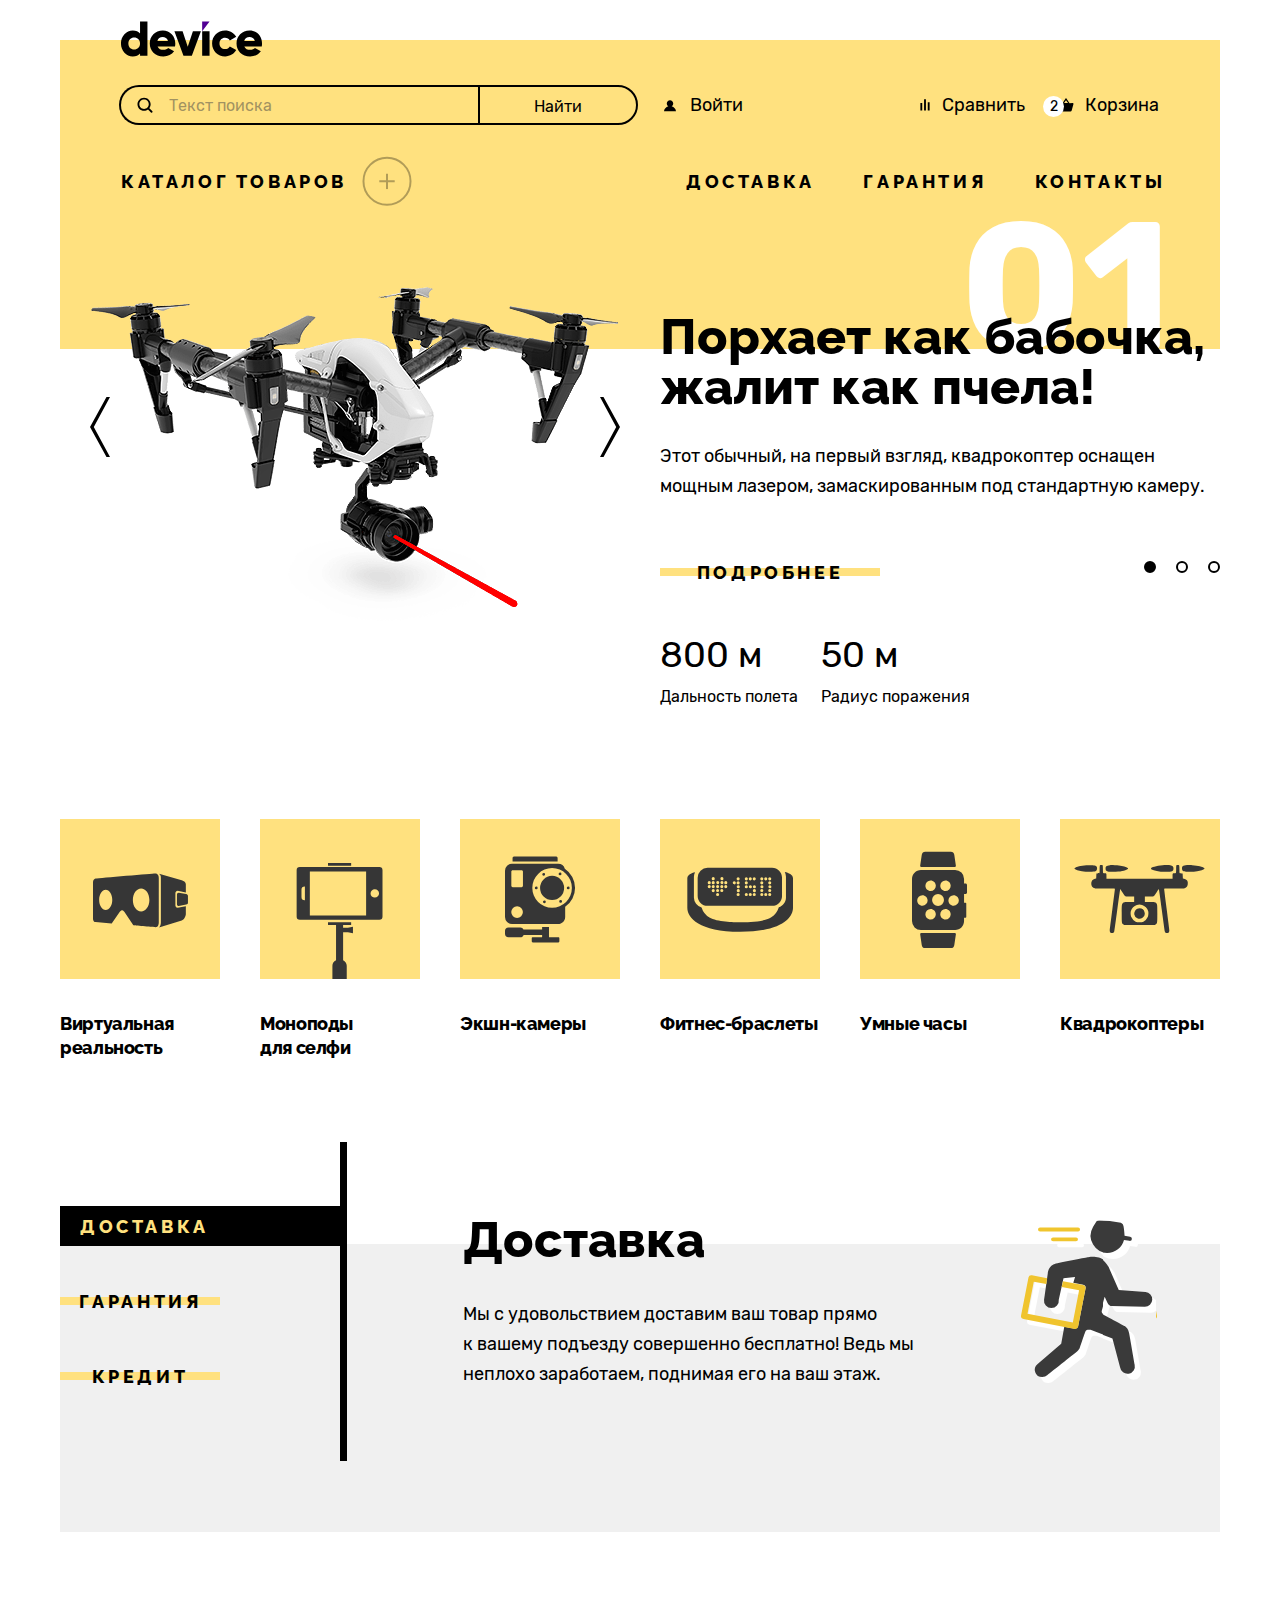
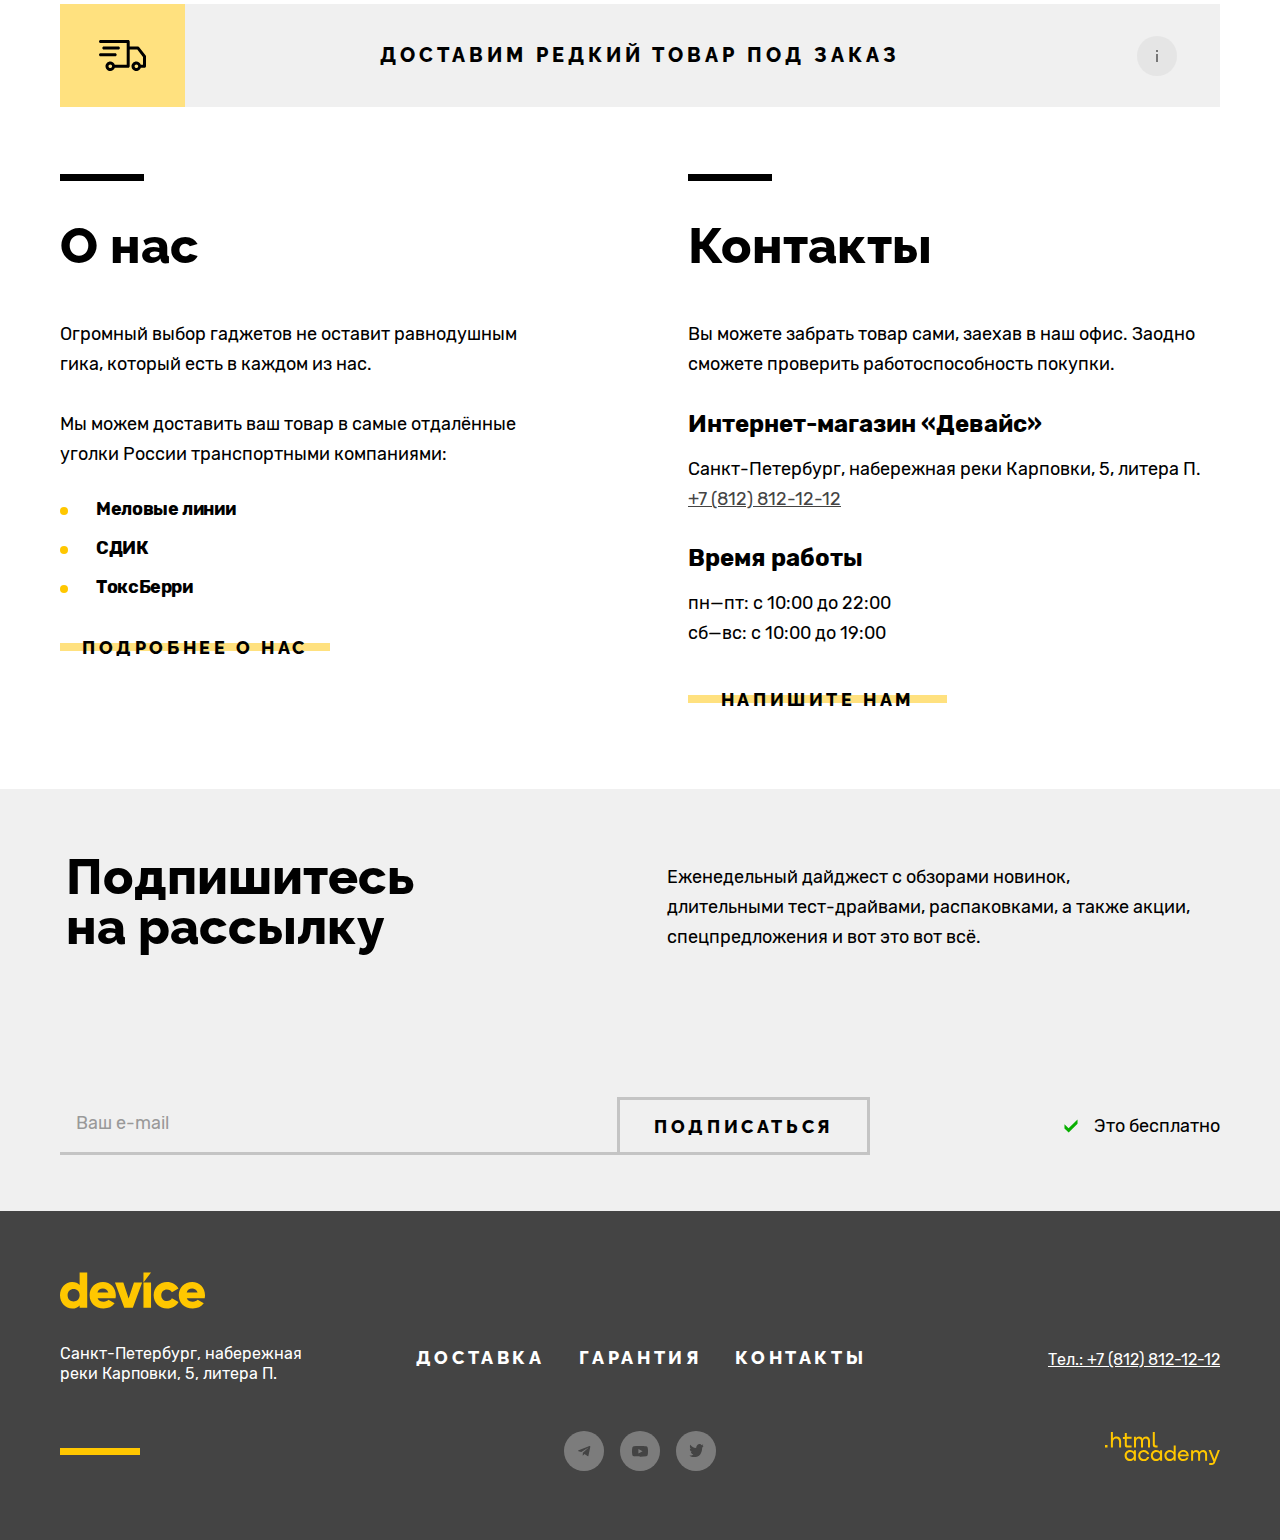
<file: index.html>
<!DOCTYPE html>
<html lang="ru">
<head>
  <meta charset="utf-8">
  <meta name="viewport" content="width=device-width, initial-scale=1.0">
  <link rel="icon" href="favicon.ico">
  <link rel="icon" type="image/png" sizes="32x32" href="images/favicon.png">
  <title>Девайс</title>
  <link href="styles/style.css" rel="stylesheet">
</head>
<body>
<header class="page-header">
  <div class="page-header-container main-page-header-container">
    <div class="header-logo-container">
      <a href="index.html" class="header-logo-link">
        <img class="header-logo-icon" alt="Логотип магазина продажи Девайс" src="images/header-logo.svg" height="36" width="145">
      </a>
    </div>
    <nav class="header-user-nav">
      <div class="header-pages-nav">
        <form class="header-search-container" method="post" action="https://echo.htmlacademy.ru/">
          <div class="search-input-container">
            <label for="header-search-field" class="visually-hidden">Поиск.</label>
            <input type="text" id="header-search-field" placeholder="Текст поиска" name="header-search-field"
                   class="header-search-input" required>
          </div>
          <button type="submit" class="header-search-button dark-button">Найти</button>
        </form>
        <div class="header-user-menu">
          <ul class="header-user-container">
            <li class="header-user-item">
              <a href="#" class="user-actions-link user-item-link">Войти</a>
            </li>
          </ul>
          <ul class="header-user-actions-container">
            <li class="header-user-actions-item">
              <a href="#" class="user-actions-link compare-link">Сравнить</a>
            </li>
            <li class="header-user-actions-item basket-item">
              <a href="#" class="user-actions-link basket-link">Корзина</a>
              <span class="basket-counter">2</span>
              <div class="popover-container popover-display-container">
                <ul class="popover-list">
                  <li class="popover-item">
                    <a href="#" class="popover-product-link popover-product-link-amateur">Любительская селфи-палка</a>
                    <button type="button" class="popover-delete-product-button">
                      <span class="visually-hidden">Удалить товар из корзины.</span>
                    </button>
                  </li>
                  <li class="popover-item">
                    <a href="#" class="popover-product-link popover-product-link-professional">Профессиональная селфи-палка</a>
                    <button type="button" class="popover-delete-product-button">
                      <span class="visually-hidden">Удалить товар из корзины.</span>
                    </button>
                  </li>
                </ul>
                <p class="popover-result-container">
                  <span class="popover-result-item">Товаров: 2</span>
                  <span class="popover-result-item">Сумма: 2000 ₽</span>
                </p>
                <div class="popover-button-container">
                  <a href="#" class="popover-open-basket-link">Открыть корзину</a>
                </div>
              </div>
            </li>
          </ul>
        </div>
      </div>
      <div class="header-pages-nav">
        <div class="main-catalog-container">
          <button class="catalog-link">Каталог товаров</button>
          <div class="catalog-menu-dropdown dropdown-display-container">
            <ul class="catalog-main-list">
              <li class="catalog-main-item">
                <ul class="catalog-sublist">
                  <li class="catalog-sublist-item">
                    <a href="#" class="catalog-sublist-link">Виртуальная реальность</a>
                  </li>
                  <li class="catalog-sublist-item">
                    <a href="#" class="catalog-sublist-link">Моноподы для cелфи</a>
                  </li>
                  <li class="catalog-sublist-item">
                    <a href="#" class="catalog-sublist-link">Экшн-камеры</a>
                  </li>
                </ul>
              </li>
              <li class="catalog-main-item">
                <ul class="catalog-sublist">
                  <li class="catalog-sublist-item">
                    <a href="#" class="catalog-sublist-link">Фитнес-браслеты</a>
                  </li>
                  <li class="catalog-sublist-item">
                    <a href="#" class="catalog-sublist-link">Умные часы</a>
                  </li>
                </ul>
              </li>
              <li class="catalog-main-item">
                <ul class="catalog-sublist">
                  <li class="catalog-sublist-item">
                    <a href="#" class="catalog-sublist-link">Квадрокоптеры</a>
                  </li>
                </ul>
              </li>
            </ul>
          </div>
        </div>
        <ul class="main-navigation-list">
          <li class="main-navigation-item">
            <a href="#" class="header-navigation-link">Доставка</a>
          </li>
          <li class="main-navigation-item">
            <a href="#" class="header-navigation-link">Гарантия</a>
          </li>
          <li class="main-navigation-item">
            <a href="#" class="header-navigation-link">Контакты</a>
          </li>
        </ul>
      </div>
    </nav>
  </div>
</header>
<main class="main-container">
  <h1 class="visually-hidden">Магазин гаджетов Device.</h1>
  <section class="main-slider-section">
    <h2 class="visually-hidden">Лучшие товары.</h2>
    <ul class="main-slider-container">
      <li class="main-slide-container active-slide">
        <img src="images/slider-1.png" class="slider-img" alt="Квадрокоптер современный навороченный, хит продаж." height="560"
             width="560">
        <div class="main-slide-description-container">
          <h3 class="main-slide-header slide-header-1">Порхает как бабочка,<br>жалит как пчела!</h3>
          <p class="main-slide-description">
            Этот обычный, на первый взгляд, квадрокоптер оснащен<br>мощным лазером, замаскированным под стандартную
            камеру.
          </p>
          <a href="#" class="button slide-more-link">Подробнее</a>
          <dl class="main-slide-features-container">
            <div class="main-slide-feature-item">
              <dt class="main-slide-feature-key">Дальность полета</dt>
              <dd class="main-slide-feature-value">800 м</dd>
            </div>
            <div class="main-slide-feature-item">
              <dt class="main-slide-feature-key">Радиус поражения</dt>
              <dd class="main-slide-feature-value">50 м</dd>
            </div>
          </dl>
        </div>
      </li>
      <li class="main-slide-container">
        <img src="images/slider-2.png" alt="Современный фитнес-браслет черного цвета - лучший друг худеющего." height="560" width="560">
        <div class="main-slide-description-container">
          <h3 class="main-slide-header">Худеем<br>правильно!</h3>
          <p class="main-slide-description">Мотивирующие фитнес-браслеты помогут найти в себе силы не пропускать занятия и соблюдать диету.</p>
          <a href="#" class="button slide-more-link">Подробнее</a>
          <dl class="main-slide-features-container">
            <div class="main-slide-feature-item">
              <dt class="main-slide-feature-key">Без подзарядки</dt>
              <dd class="main-slide-feature-value">48 часов</dd>
            </div>
          </dl>
        </div>
      </li>
      <li class="main-slide-container">
        <img src="images/slider-3.png" alt="Наикрутейший монопод длиной 8.5 метров, хит продаж." height="560" width="560">
        <div class="main-slide-description-container">
          <h3 class="main-slide-header">Делай селфи,<br>как Бен Стиллер!</h3>
          <p class="main-slide-description">Самая длинная палка для селфи доступна в нашем магазине. Восемь (Восемь, Карл!) метров длиной и весом всего 5 кг.</p>
          <a href="#" class="button slide-more-link">Подробнее</a>
          <dl class="main-slide-features-container">
            <div class="main-slide-feature-item">
              <dt class="main-slide-feature-key">Длина палки</dt>
              <dd class="main-slide-feature-value">8,5 м</dd>
            </div>
            <div class="main-slide-feature-item">
              <dt class="main-slide-feature-key">Вес палки</dt>
              <dd class="main-slide-feature-value">5 кг</dd>
            </div>
            <div class="main-slide-feature-item">
              <dt class="main-slide-feature-key">Материал</dt>
              <dd class="main-slide-feature-value">Карбон</dd>
            </div>
          </dl>
        </div>
      </li>
    </ul>
    <ul class="slider-buttons-container">
      <li class="slider-button-item">
        <button type="button" class="main-slider-button button-prev">
          <span class="visually-hidden">Предыдущее фото.</span>
        </button>
      </li>
      <li class="slider-button-item">
        <button type="button" class="main-slider-button button-next">
          <span class="visually-hidden">Следующее фото.</span>
        </button>
      </li>
    </ul>
    <ul class="main-slider-carousel-list">
      <li class="main-slider-carousel-item">
        <button class="main-slider-pagination-button slider-active-button" type="button">
          <span class="visually-hidden">Слайд 1.</span>
        </button>
      </li>
      <li class="main-slider-carousel-item">
        <button class="main-slider-pagination-button" type="button">
          <span class="visually-hidden">Слайд 2.</span>
        </button>
      </li>
      <li class="main-slider-carousel-item">
        <button class="main-slider-pagination-button" type="button">
          <span class="visually-hidden">Слайд 3.</span>
        </button>
      </li>
    </ul>
  </section>
  <section class="categories-list-container">
    <h2 class="visually-hidden">Категории товаров.</h2>
    <ul class="categories-list">
      <li class="categories-item">
        <a class="category-link category-link-vr" href="catalog.html">Виртуальная реальность</a>
      </li>
      <li class="categories-item">
        <a class="category-link category-link-mono" href="catalog.html">Моноподы<br>для селфи</a>
      </li>
      <li class="categories-item">
        <a class="category-link category-link-cam" href="catalog.html">Экшн-камеры</a>
      </li>
      <li class="categories-item">
        <a class="category-link category-link-fit" href="catalog.html">Фитнес-браслеты</a>
      </li>
      <li class="categories-item">
        <a class="category-link category-link-clock" href="catalog.html">Умные часы</a>
      </li>
      <li class="categories-item">
        <a class="category-link category-link-copter" href="catalog.html">Квадрокоптеры</a>
      </li>
    </ul>
  </section>
  <section class="terms-container">
    <h2 class="visually-hidden">Преимущества.</h2>
    <div class="terms-inner-container-item terms-container-item">
      <ul class="terms-list">
        <li class="terms-item">
          <button class="button terms-item-name active-term-button" type="button">Доставка</button>
        </li>
        <li class="terms-item">
          <button class="button terms-item-name" type="button">Гарантия</button>
        </li>
        <li class="terms-item">
          <button class="button terms-item-name" type="button">Кредит</button>
        </li>
      </ul>
      <ul class="terms-description-list">
        <li class="terms-description-container delivery-term active-term">
          <h3 class="term-header">Доставка</h3>
          <p class="term-description">Мы с удовольствием доставим ваш товар прямо<br>к вашему подъезду совершенно бесплатно! Ведь мы неплохо заработаем, поднимая его на ваш этаж.</p>
        </li>
        <li class="terms-description-container guarantee-term">
          <h3 class="term-header">Гарантия</h3>
          <p class="term-description">Если из-за возгорания купленного у нас товара у вас сгорит дом — не переживайте, мы выдадим вам новый. Товар, не дом, конечно же.</p>
        </li>
        <li class="terms-description-container credit-term">
          <h3 class="term-header">Кредит</h3>
          <p class="term-description">Залезть в долговую яму стало проще! Кредитные консультанты подберут для вас наиболее выгодные условия кредита. Выгодные для банка, разумеется.</p>
        </li>
      </ul>
    </div>
    <div class="rare-product-container">
      <a class="rare-product-link" href="#">Доставим редкий товар под заказ</a>
      <button class="rare-product-info" type="button">
        <span class="visually-hidden">Подробная информация о доставке редких товаров.</span>
      </button>
    </div>
  </section>
  <section class="about-company-container">
    <h2 class="visually-hidden">Информация о магазине.</h2>
    <div class="about-container">
      <h3 class="about-header">О нас</h3>
      <p class="about-description">Огромный выбор гаджетов не оставит равнодушным<br>гика, который есть в каждом из нас.</p>
      <p class="about-description">Мы можем доставить ваш товар в самые отдалённые<br>уголки России транспортными компаниями:</p>
      <ul class="transport-list">
        <li class="transport-item">Меловые линии</li>
        <li class="transport-item">СДИК</li>
        <li class="transport-item">ТоксБерри</li>
      </ul>
      <a href="#" class="button about-more-link">Подробнее о нас</a>
    </div>
    <div class="about-container">
      <h3 class="about-header">Контакты</h3>
      <p class="about-description">Вы можете забрать товар сами, заехав в наш офис. Заодно сможете проверить работоспособность покупки.</p>
      <h4 class="contacts-subheader">Интернет-магазин «Девайс»</h4>
      <address class="contacts-description">Санкт-Петербург, набережная реки Карповки, 5, литера П.<br>
        <a href="tel:+78128121212" class="about-phone">+7 (812) 812-12-12</a>
      </address>
      <h4 class="contacts-subheader">Время работы</h4>
      <p class="work-table">пн—пт: с 10:00 до 22:00<br>сб—вс: с 10:00 до 19:00</p>
      <a href="#" class="button contacts-request-link">Напишите нам</a>
    </div>
  </section>
  <section class="subscription-container">
    <div class="subscription-inner-container">
      <div class="subscription-text">
        <h3 class="subscription-header">Подпишитесь<br>на рассылку</h3>
        <p class="subscription-description">Еженедельный дайджест с обзорами новинок,<br>длительными тест-драйвами, распаковками, а также акции,<br>спецпредложения и вот это вот всё.</p>
      </div>
      <div class="subscription-form-container">
        <form class="subscription-form" method="post" action="https://echo.htmlacademy.ru/">
          <label for="subscription-field" class="visually-hidden">Ваш e-mail.</label>
          <input type="email" placeholder="Ваш e-mail" id="subscription-field" class="subscription-field" required>
          <button class="subscription-button dark-button" type="submit">Подписаться</button>
        </form>
        <span class="free-container">Это бесплатно</span>
      </div>
    </div>
  </section>
</main>
<footer class="footer-container">
  <div class="footer-inner-container">
    <div class="footer-logo-container">
      <a class="footer-logo-link" href="index.html">
        <img src="images/footer-logo.svg" alt="Логотип магазина." class="footer-logo" width="145" height="37">
      </a>
    </div>
    <div class="footer-info">
      <address class="footer-address">Санкт-Петербург, набережная<br>реки Карповки, 5, литера П.</address>
      <ul class="footer-nav-list">
        <li class="footer-nav-item">
          <a href="#" class="footer-nav-link">Доставка</a>
        </li>
        <li class="footer-nav-item">
          <a href="#" class="footer-nav-link">Гарантия</a>
        </li>
        <li class="footer-nav-item">
          <a href="#" class="footer-nav-link">Контакты</a>
        </li>
      </ul>
      <address class="footer-phone">
        <a class="footer-nav-phone" href="tel:+78128121212">Тел.: +7 (812) 812-12-12</a>
      </address>
    </div>
    <div class="footer-social-container">
      <ul class="social-list">
        <li class="social-item">
          <a class="social-button social-button-tg" href="https://t.me/htmlacademy" target="_blank">
            <span class="visually-hidden">Ссылка на телеграм-канал магазина.</span>
          </a>
        </li>
        <li class="social-item">
          <a class="social-button social-button-yt" href="https://www.youtube.com/user/htmlacademyru" target="_blank">
            <span class="visually-hidden">Ссылка на ютуб-канал магазина.</span>
          </a>
        </li>
        <li class="social-item">
          <a class="social-button social-button-tw" href="https://twitter.com/htmlacademy_ru" target="_blank">
            <span class="visually-hidden">Ссылка на твиттер магазина.</span>
          </a>
        </li>
      </ul>
      <div class="footer-developer-container">
        <a href="https://htmlacademy.ru/" class="footer-developer-link" target="_blank">
          <svg class="footer-logo-icon" role="img" width="115" height="33" aria-label="Логотип разработчика Сайта HTML Academy" fill="none" xmlns="http://www.w3.org/2000/svg" viewBox="0 0 115 33">
            <path d="M0 12.9v2.6h2.5v-2.6H0ZM11.6 4.5c-1.6 0-2.8.7-3.6 1.7h-.1V0h-2v15.5h2v-5.3c0-2.1 1.3-3.6 3.3-3.6 1.8 0 2.9 1.4 2.9 3.2v5.7h2V9.4c.1-3-1.8-4.9-4.5-4.9ZM26.6 4.8h-4.8V1.1h-2v3.8h-1.9v2h1.9v6c0 1.7 1 2.7 2.7 2.7h4.1v-2h-3.7c-.7 0-1.1-.4-1.1-1.1V6.8h4.8v-2ZM41.1 4.6c-1.6 0-2.9.8-3.5 2.1h-.1c-.6-1.2-1.8-2.1-3.4-2.1-1.4 0-2.5.8-3.1 1.8h-.1V4.8H29v10.6h2V10c0-2 1-3.5 2.6-3.5 1.5 0 2.4 1 2.4 2.6v6.3h2V9.8c0-2.4 1.4-3.3 2.6-3.3 1.5 0 2.4 1 2.4 2.6v6.3h2V8.9c.1-2.5-1.4-4.3-3.9-4.3ZM47.8 12.7c0 1.7 1 2.7 2.8 2.7h2v-2h-1.7c-.7 0-1.1-.4-1.1-1.1V0h-2v12.7ZM28.9 19.7c-.9-1.1-2.2-1.8-3.9-1.8-3.1 0-5.4 2.3-5.4 5.6s2.3 5.6 5.4 5.6c1.8 0 3-.8 3.8-1.9h.1v1.6h2V18.2h-2v1.5Zm-3.6 7.4c-2.2 0-3.6-1.6-3.6-3.6s1.4-3.6 3.6-3.6 3.6 1.6 3.6 3.6c0 1.9-1.4 3.6-3.6 3.6ZM44.2 22c-.5-2.4-2.6-4.1-5.4-4.1a5.4 5.4 0 0 0-5.6 5.6c0 3.1 2.2 5.6 5.6 5.6 2.8 0 4.9-1.8 5.4-4.2h-2.1a3.4 3.4 0 0 1-3.3 2.3c-2.2 0-3.6-1.6-3.6-3.6s1.4-3.6 3.6-3.6c1.6 0 2.8 1 3.3 2.2h2.1V22ZM55.1 19.7c-.9-1.1-2.2-1.8-3.9-1.8-3.1 0-5.4 2.3-5.4 5.6s2.3 5.6 5.4 5.6c1.8 0 3-.8 3.8-1.9h.1v1.6h2V18.2h-2v1.5Zm-3.6 7.4c-2.2 0-3.6-1.6-3.6-3.6s1.4-3.6 3.6-3.6 3.6 1.6 3.6 3.6c0 1.9-1.5 3.6-3.6 3.6ZM68.7 19.8c-.9-1.1-2.2-1.9-3.9-1.9-3.1 0-5.4 2.3-5.4 5.6s2.2 5.6 5.4 5.6c1.7 0 3-.8 3.8-1.8h.1v1.5h2V13.4h-2v6.4Zm-3.6 7.3c-2.2 0-3.6-1.6-3.6-3.6s1.4-3.6 3.6-3.6 3.6 1.6 3.6 3.6c-.1 2-1.5 3.6-3.6 3.6ZM78.3 17.9c-3.3 0-5.5 2.5-5.5 5.6 0 3 2.1 5.6 5.5 5.6 2.5 0 4.5-1.3 5.2-3.6h-2.1c-.5 1-1.6 1.6-3 1.6-1.9 0-3.3-1.3-3.4-2.9h8.8c.2-3.6-2-6.3-5.5-6.3Zm0 1.9c1.7 0 3 1 3.3 2.6h-6.5c.3-1.5 1.5-2.6 3.2-2.6ZM98.2 17.9c-1.6 0-2.9.8-3.6 2h-.1c-.6-1.2-1.8-2-3.4-2-1.4 0-2.5.7-3.1 1.8v-1.5h-1.9v10.6h2v-5.4c0-2 1-3.4 2.6-3.5 1.5 0 2.4 1 2.4 2.6v6.3h2v-5.6c0-2.4 1.4-3.3 2.6-3.3 1.5 0 2.4 1 2.4 2.6v6.3h2v-6.5c.1-2.6-1.4-4.4-3.9-4.4ZM109.4 27l-3.6-8.9h-2.2l4.8 11.6c-.3.9-.7 1.2-1.7 1.2h-2.5v2h2.5c1.8 0 2.8-.8 3.5-2.6l4.7-12.2h-2.1l-3.4 8.9Z"/>
          </svg>
        </a>
      </div>
    </div>
  </div>
</footer>
<section class="modal-container modal-container-close">
  <div class="modal">
    <form class="order-form" action="https://echo.htmlacademy.ru/" method="post">
      <h2 class="modal-title">Доставка под заказ</h2>
      <button class="modal-close-button" type="button">
        <span class="visually-hidden">Закрыть модальное окно.</span>
      </button>
      <div class="order-fields-container">
        <div class="order-field-container">
          <label for="order-field-name" class="order-field-label">Ваше имя:</label>
          <div class="order-input-container">
            <input type="text" id="order-field-name" class="order-field-input" placeholder="Введите имя" required>
          </div>
          <span class="order-field-message">Добавьте имя</span>
        </div>
        <div class="order-field-container">
          <label for="order-field-email" class="order-field-label">Ваш e-mail:</label>
          <div class="order-input-container">
            <input type="text" id="order-field-email" class="order-field-input order-feild-error order-field-email" placeholder="Введите email" value="почта" required>
          </div>
          <span class="order-field-message order-field-error-message">Забавный у вас адрес</span>
        </div>
      </div>
      <div class="order-fields-container">
        <div class="order-field-container">
          <label for="order-field-product" class="order-field-label">Что нужно привезти:</label>
          <div class="order-input-container">
            <input type="text" id="order-field-product" class="order-field-input order-field-input-product" placeholder="В свободной форме" required>
          </div>
        </div>
        <div class="order-field-container">
          <div class="counter-heading-container">
            <label for="order-field-counter" class="order-field-label">Количество:</label>
            <span class="tooltip">
              <button class="tooltip-toggle" type="button" aria-labelledby="tooltip-label">
                <span class="visually-hidden">Показать тултип.</span>
              </button>
              <span class="tooltip-text" role="tooltip" id="tooltip-label">Постараемся найти, сколько нужно. Привезём сколько получится по требованиям к провозу багажа.</span>
            </span>
          </div>
          <div class="order-counter-container">
            <button type="button" class="count-button button-minus">
              <span class="visually-hidden">Убавить количество.</span>
            </button>
            <div class="order-input-container">
              <input type="number" id="order-field-counter" class="order-field-input order-field-input-counter" value="1" required>
            </div>
            <button type="button" class="count-button button-plus">
              <span class="visually-hidden">Прибавить количество.</span>
            </button>
          </div>
        </div>
      </div>
      <button class="button" type="submit">Отправить</button>
    </form>
  </div>
</section>
</body>
</html>
</file>
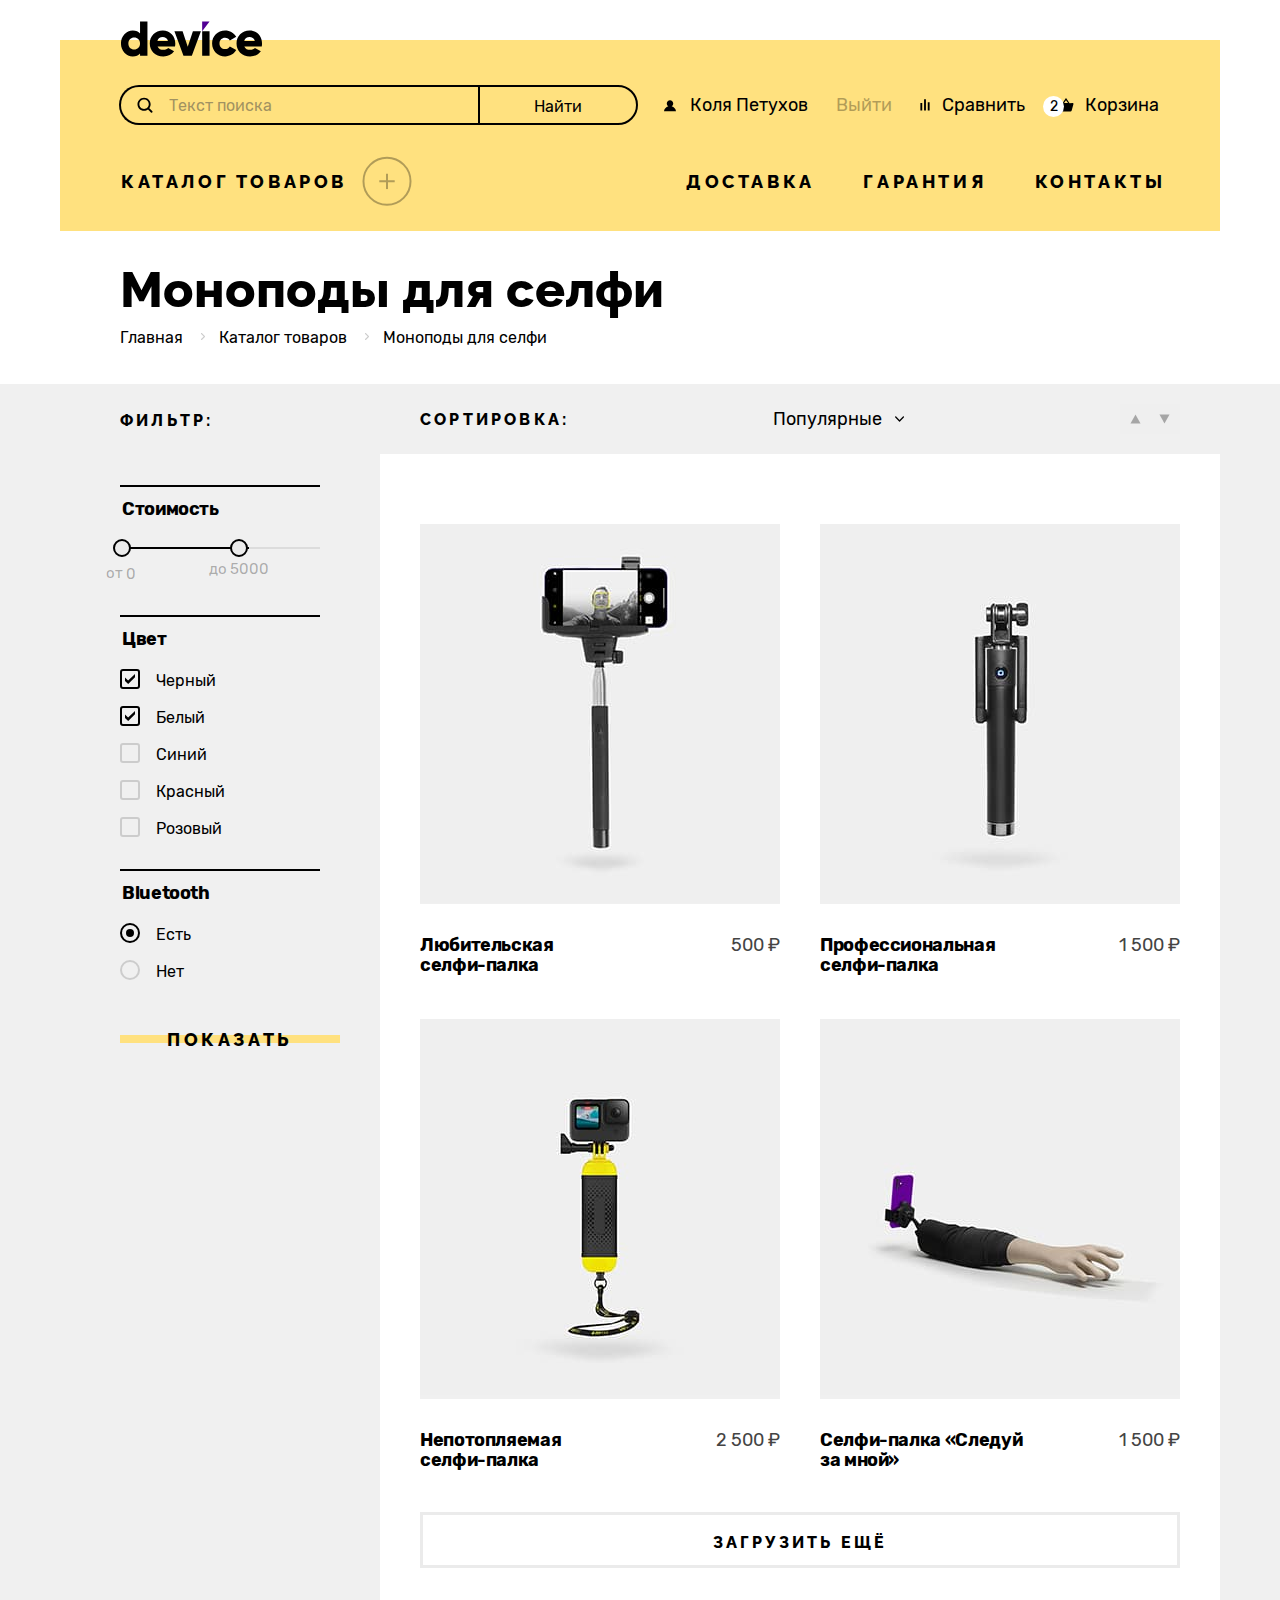
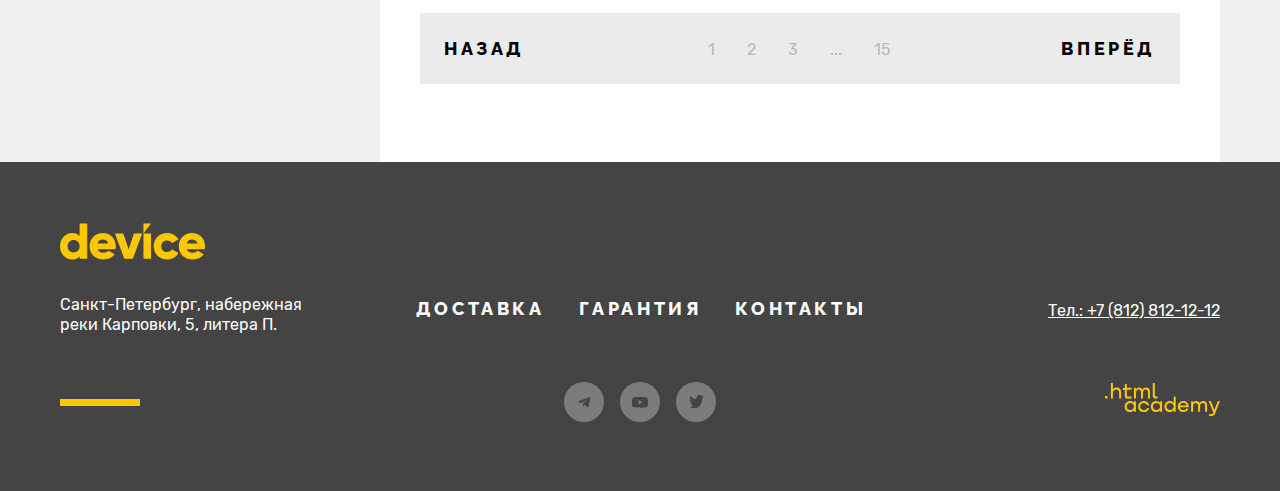
<file: catalog.html>
<!DOCTYPE html>
<html lang="ru">
<head>
  <meta charset="UTF-8">
  <meta name="viewport" content="width=device-width, initial-scale=1.0">
  <link rel="icon" href="favicon.ico">
  <link rel="icon" type="image/png" sizes="32x32" href="images/favicon.png">
  <title>Каталог товаров магазина Девайс</title>
  <link href="styles/style.css" rel="stylesheet">
</head>
<body>
<header class="page-header">
  <div class="page-header-container">
    <div class="header-logo-container">
      <a href="index.html" class="header-logo-link">
        <img class="header-logo-icon" alt="Логотип магазина продажи современных гаджетов Девайс" src="images/header-logo.svg" height="36" width="145">
      </a>
    </div>
    <nav class="header-user-nav">
      <div class="header-pages-nav">
        <form class="header-search-container" method="post" action="https://echo.htmlacademy.ru/">
          <div class="search-input-container">
            <label for="header-search-field" class="visually-hidden">Поиск.</label>
            <input type="text" id="header-search-field" placeholder="Текст поиска" name="header-search-field"
                   class="header-search-input" required>
          </div>
          <button type="submit" class="header-search-button dark-button">Найти</button>
        </form>
        <div class="header-user-menu">
          <ul class="header-user-container">
            <li class="header-user-item">
              <a href="#" class="user-actions-link user-item-link">Коля Петухов</a>
            </li>
            <li class="header-user-item">
              <a href="#" class="user-actions-link logout-link">Выйти</a>
            </li>
          </ul>
          <ul class="header-user-actions-container">
            <li class="header-user-actions-item">
              <a href="#" class="user-actions-link compare-link">Сравнить</a>
            </li>
            <li class="header-user-actions-item basket-item">
              <span class="basket-counter">2</span>
              <a href="#" class="user-actions-link basket-link">Корзина</a>
              <div class="popover-container popover-display-container">
                <ul class="popover-list">
                  <li class="popover-item">
                    <a href="#" class="popover-product-link popover-product-link-amateur">Любительская селфи-палка</a>
                    <button type="button" class="popover-delete-product-button">
                      <span class="visually-hidden">Удалить товар из корзины.</span>
                    </button>
                  </li>
                  <li class="popover-item">
                    <a href="#" class="popover-product-link popover-product-link-professional">Профессиональная селфи-палка</a>
                    <button type="button" class="popover-delete-product-button">
                      <span class="visually-hidden">Удалить товар из корзины.</span>
                    </button>
                  </li>
                </ul>
                <p class="popover-result-container">
                  <span class="popover-result-item">Товаров: 2</span>
                  <span class="popover-result-item">Сумма: 2000 ₽</span>
                </p>
                <div class="popover-button-container">
                  <a href="#" class="popover-open-basket-link">Открыть корзину</a>
                </div>
              </div>
            </li>
          </ul>
        </div>
      </div>
      <div class="header-pages-nav">
        <div class="main-catalog-container">
          <button class="catalog-link">Каталог товаров</button>
          <div class="catalog-menu-dropdown dropdown-display-container">
            <ul class="catalog-main-list">
              <li class="catalog-main-item">
                <ul class="catalog-sublist">
                  <li class="catalog-sublist-item">
                    <a href="#" class="catalog-sublist-link">Виртуальная реальность</a>
                  </li>
                  <li class="catalog-sublist-item">
                    <a href="#" class="catalog-sublist-link">Моноподы для cелфи</a>
                  </li>
                  <li class="catalog-sublist-item">
                    <a href="#" class="catalog-sublist-link">Экшн-камеры</a>
                  </li>
                </ul>
              </li>
              <li class="catalog-main-item">
                <ul class="catalog-sublist">
                  <li class="catalog-sublist-item">
                    <a href="#" class="catalog-sublist-link">Фитнес-браслеты</a>
                  </li>
                  <li class="catalog-sublist-item">
                    <a href="#" class="catalog-sublist-link">Умные часы</a>
                  </li>
                </ul>
              </li>
              <li class="catalog-main-item">
                <ul class="catalog-sublist">
                  <li class="catalog-sublist-item">
                    <a href="#" class="catalog-sublist-link">Квадрокоптеры</a>
                  </li>
                </ul>
              </li>
            </ul>
          </div>
        </div>
        <ul class="main-navigation-list">
          <li class="main-navigation-item">
            <a href="#" class="header-navigation-link">Доставка</a>
          </li>
          <li class="main-navigation-item">
            <a href="#" class="header-navigation-link">Гарантия</a>
          </li>
          <li class="main-navigation-item">
            <a href="#" class="header-navigation-link">Контакты</a>
          </li>
        </ul>
      </div>
    </nav>
  </div>
</header>
<main class="main-container">
  <section class="catalog-main-container">
    <h1 class="visually-hidden">Каталог товаров магазина Девайс с фильтрами.</h1>
    <div class="heading-catalog-container">
      <h2 class="catalog-header">Моноподы для селфи</h2>
      <ol class="breadcrumbs-list">
        <li class="breadcrumbs-item">
          <a class="breadcrumbs-link" href="index.html">Главная</a>
        </li>
        <li class="breadcrumbs-item">
          <a class="breadcrumbs-link" href="catalog.html">Каталог товаров</a>
        </li>
        <li class="breadcrumbs-item">
          <a class="breadcrumbs-link" href="#">Моноподы для селфи</a>
        </li>
      </ol>
    </div>
    <div class="catalog-background-container">
      <div class="catalog-container">
        <form action="https://echo.htmlacademy.ru/" method="post" class="catalog-filters-container">
          <h3 class="filter-header">фильтр:</h3>
          <fieldset class="catalog-filter-item-container">
            <legend class="catalog-filter-header price-filter-header">Стоимость</legend>
            <div class="range">
              <div class="range-scale">
                <div class="range-bar">
                  <button class="range-toggle toggle-min" type="button">
                    <span class="visually-hidden">Изменить минимальную цену.</span>
                  </button>
                  <button class="range-toggle toggle-max" type="button">
                    <span class="visually-hidden">Изменить максимальную цену.</span>
                  </button>
                </div>
              </div>
            </div>
            <div class="range-wrapper-inputs">
              <div class="range-item">
                <label for="min-price" class="visually-hidden">Указать минимальную цену.</label>
                <div class="range-input-container">
                  <input class="range-input" type="number" placeholder="0" name="min-price" id="min-price">
                </div>
                <span class="price-span">от</span>
              </div>
              <div class="range-item">
                <label for="max-price" class="visually-hidden">Указать максимальную цену.</label>
                <div class="range-input-container">
                  <input class="range-input max-range-input" type="number" placeholder="5000" name="max-price" id="max-price">
                </div>
                <span class="price-span max-price-span">до</span>
              </div>
            </div>
          </fieldset>
          <fieldset class="catalog-filter-item-container">
            <legend class="catalog-filter-header">Цвет</legend>
            <ul class="filter-colors-list">
              <li class="catalog-filter-item">
                <label class="control">
                  <input class="visually-hidden control-input" type="checkbox" name="color" value="black" checked>
                  <span class="control-mark"></span>
                  <span class="control-label">Черный</span>
                </label>
              </li>
              <li class="catalog-filter-item">
                <label class="control">
                  <input class="visually-hidden control-input" type="checkbox" name="color" value="white" checked>
                  <span class="control-mark"></span>
                  <span class="control-label">Белый</span>
                </label>
              </li>
              <li class="catalog-filter-item">
                <label class="control">
                  <input class="visually-hidden control-input" type="checkbox" value="blue" name="color">
                  <span class="control-mark"></span>
                  <span class="control-label">Синий</span>
                </label>
              </li>
              <li class="catalog-filter-item">
                <label class="control">
                  <input class="visually-hidden control-input" type="checkbox" value="red" name="color">
                  <span class="control-mark"></span>
                  <span class="control-label">Красный</span>
                </label>
              </li>
              <li class="catalog-filter-item">
                <label class="control">
                  <input class="visually-hidden control-input" type="checkbox" value="pink" name="color">
                  <span class="control-mark"></span>
                  <span class="control-label">Розовый</span>
                </label>
              </li>
            </ul>
          </fieldset>
          <fieldset class="catalog-filter-item-container">
            <legend class="catalog-filter-header">Bluetooth</legend>
            <ul class="form-radio-list">
              <li class="catalog-filter-item">
                <label class="control">
                  <input class="visually-hidden control-input" type="radio" name="filter-bluetooth" value="1" checked>
                  <span class="control-mark"></span>
                  <span class="control-label">Есть</span>
                </label>
              </li>
              <li class="catalog-filter-item">
                <label class="control">
                  <input class="visually-hidden control-input" type="radio" name="filter-bluetooth" value="0">
                  <span class="control-mark"></span>
                  <span class="control-label">Нет</span>
                </label>
              </li>
            </ul>
          </fieldset>
          <button type="submit" class="button catalog-show-button">Показать</button>
        </form>
        <div class="catalog-items-container">
          <div class="sorting-container">
            <label for="sorting-select" class="sorting-header">сортировка:</label>
            <select name="sorting-select-field" class="sorting-select-field" id="sorting-select">
              <option value="popular" class="sorting-item" selected>Популярные</option>
              <option value="cheap" class="sorting-item">Дешевые</option>
            </select>
            <div class="catalog-sorting-buttons-container">
              <button type="button" class="catalog-sorting-button catalog-sorting-button-top">
                <span class="visually-hidden">Сортировка по возрастанию.</span>
              </button>
              <button type="button" class="catalog-sorting-button catalog-sorting-button-bottom">
                <span class="visually-hidden">Сортировка по убыванию.</span>
              </button>
            </div>
          </div>
          <div class="catalog-main-products-container">
            <ul class="catalog-items-list">
              <li class="catalog-item">
                <a href="#" class="catalog-item-link">
                  <img src="images/amateur-monopod.jpg" width="360" height="380" class="catalog-item-image" alt="">
                  <div class="catalog-item-container">
                    <h4 class="catalog-item-header">Любительская<br>селфи-палка</h4>
                    <span class="catalog-item-price">500 ₽</span>
                  </div>
                </a>
                <span class="product-more-button">Подробнее</span>
              </li>
              <li class="catalog-item">
                <a href="#" class="catalog-item-link">
                  <img src="images/professional-monopod.jpg" width="360" height="380" class="catalog-item-image" alt="">
                  <div class="catalog-item-container">
                    <h4 class="catalog-item-header">Профессиональная<br>селфи-палка</h4>
                    <span class="catalog-item-price">1 500 ₽</span>
                  </div>
                </a>
                <span class="product-more-button">Подробнее</span>
              </li>
              <li class="catalog-item">
                <a href="#" class="catalog-item-link">
                  <img src="images/unsinkable-monopod.jpg" width="360" height="380" class="catalog-item-image" alt="">
                  <div class="catalog-item-container">
                    <h4 class="catalog-item-header">Непотопляемая<br>селфи-палка</h4>
                    <span class="catalog-item-price">2 500 ₽</span>
                  </div>
                </a>
                <span class="product-more-button">Подробнее</span>
              </li>
              <li class="catalog-item">
                <a href="#" class="catalog-item-link">
                  <img src="images/follow-monopod.jpg" width="360" height="380" class="catalog-item-image" alt="">
                  <span class="product-more-button">Подробнее</span>
                  <div class="catalog-item-container">
                    <h4 class="catalog-item-header">Селфи-палка «Следуй<br>за мной»</h4>
                    <span class="catalog-item-price">1 500 ₽</span>
                  </div>
                </a>
              </li>
            </ul>
            <button type="button" class="loading-more-button">Загрузить ещё</button>
            <div class="pagination-container">
              <div class="pagination-button">
                <a class="pagination-link prev-catalog-page catalog-page-button" href="#">назад</a>
              </div>
              <ol class="pagination-numbers-list">
                <li class="pagination-item">
                  <a class="pagination-link" href="#">1</a>
                </li>
                <li class="pagination-item">
                  <a class="pagination-link" href="#">2</a>
                </li>
                <li class="pagination-item">
                  <a class="pagination-link" href="#">3</a>
                </li>
                <li class="pagination-item">
                  <a class="pagination-link" href="#">...</a>
                </li>
                <li class="pagination-item" value="15">
                  <a class="pagination-link" href="#">15</a>
                </li>
              </ol>
              <div class="pagination-button">
                <a class="pagination-link next-catalog-page catalog-page-button" href="#">вперёд</a>
              </div>
            </div>
          </div>
        </div>
      </div>
    </div>
  </section>
</main>
<footer class="footer-container">
  <div class="footer-inner-container">
    <div class="footer-logo-container">
      <a class="footer-logo-link" href="index.html">
        <img src="images/footer-logo.svg" alt="Логотип магазина." class="footer-logo" width="145" height="37">
      </a>
    </div>
    <div class="footer-info">
      <address class="footer-address">Санкт-Петербург, набережная<br>реки Карповки, 5, литера П.</address>
      <ul class="footer-nav-list">
        <li class="footer-nav-item">
          <a href="#" class="footer-nav-link">Доставка</a>
        </li>
        <li class="footer-nav-item">
          <a href="#" class="footer-nav-link">Гарантия</a>
        </li>
        <li class="footer-nav-item">
          <a href="#" class="footer-nav-link">Контакты</a>
        </li>
      </ul>
      <address class="footer-phone">
        <a class="footer-nav-phone" href="tel:+78128121212">Тел.: +7 (812) 812-12-12</a>
      </address>
    </div>
    <div class="footer-social-container">
      <ul class="social-list">
        <li class="social-item">
          <a class="social-button social-button-tg" href="https://t.me/htmlacademy" target="_blank">
            <span class="visually-hidden">Ссылка на телеграм-канал магазина.</span>
          </a>
        </li>
        <li class="social-item">
          <a class="social-button social-button-yt" href="https://www.youtube.com/user/htmlacademyru" target="_blank">
            <span class="visually-hidden">Ссылка на ютуб-канал магазина.</span>
          </a>
        </li>
        <li class="social-item">
          <a class="social-button social-button-tw" href="https://twitter.com/htmlacademy_ru" target="_blank">
            <span class="visually-hidden">Ссылка на твиттер магазина.</span>
          </a>
        </li>
      </ul>
      <a href="https://htmlacademy.ru/" class="footer-developer-link" target="_blank">
        <svg class="footer-logo-icon" role="img" width="115" height="33" aria-label="Логотип разработчика Сайта HTML Academy" fill="none" xmlns="http://www.w3.org/2000/svg" viewBox="0 0 115 33">
          <path d="M0 12.9v2.6h2.5v-2.6H0ZM11.6 4.5c-1.6 0-2.8.7-3.6 1.7h-.1V0h-2v15.5h2v-5.3c0-2.1 1.3-3.6 3.3-3.6 1.8 0 2.9 1.4 2.9 3.2v5.7h2V9.4c.1-3-1.8-4.9-4.5-4.9ZM26.6 4.8h-4.8V1.1h-2v3.8h-1.9v2h1.9v6c0 1.7 1 2.7 2.7 2.7h4.1v-2h-3.7c-.7 0-1.1-.4-1.1-1.1V6.8h4.8v-2ZM41.1 4.6c-1.6 0-2.9.8-3.5 2.1h-.1c-.6-1.2-1.8-2.1-3.4-2.1-1.4 0-2.5.8-3.1 1.8h-.1V4.8H29v10.6h2V10c0-2 1-3.5 2.6-3.5 1.5 0 2.4 1 2.4 2.6v6.3h2V9.8c0-2.4 1.4-3.3 2.6-3.3 1.5 0 2.4 1 2.4 2.6v6.3h2V8.9c.1-2.5-1.4-4.3-3.9-4.3ZM47.8 12.7c0 1.7 1 2.7 2.8 2.7h2v-2h-1.7c-.7 0-1.1-.4-1.1-1.1V0h-2v12.7ZM28.9 19.7c-.9-1.1-2.2-1.8-3.9-1.8-3.1 0-5.4 2.3-5.4 5.6s2.3 5.6 5.4 5.6c1.8 0 3-.8 3.8-1.9h.1v1.6h2V18.2h-2v1.5Zm-3.6 7.4c-2.2 0-3.6-1.6-3.6-3.6s1.4-3.6 3.6-3.6 3.6 1.6 3.6 3.6c0 1.9-1.4 3.6-3.6 3.6ZM44.2 22c-.5-2.4-2.6-4.1-5.4-4.1a5.4 5.4 0 0 0-5.6 5.6c0 3.1 2.2 5.6 5.6 5.6 2.8 0 4.9-1.8 5.4-4.2h-2.1a3.4 3.4 0 0 1-3.3 2.3c-2.2 0-3.6-1.6-3.6-3.6s1.4-3.6 3.6-3.6c1.6 0 2.8 1 3.3 2.2h2.1V22ZM55.1 19.7c-.9-1.1-2.2-1.8-3.9-1.8-3.1 0-5.4 2.3-5.4 5.6s2.3 5.6 5.4 5.6c1.8 0 3-.8 3.8-1.9h.1v1.6h2V18.2h-2v1.5Zm-3.6 7.4c-2.2 0-3.6-1.6-3.6-3.6s1.4-3.6 3.6-3.6 3.6 1.6 3.6 3.6c0 1.9-1.5 3.6-3.6 3.6ZM68.7 19.8c-.9-1.1-2.2-1.9-3.9-1.9-3.1 0-5.4 2.3-5.4 5.6s2.2 5.6 5.4 5.6c1.7 0 3-.8 3.8-1.8h.1v1.5h2V13.4h-2v6.4Zm-3.6 7.3c-2.2 0-3.6-1.6-3.6-3.6s1.4-3.6 3.6-3.6 3.6 1.6 3.6 3.6c-.1 2-1.5 3.6-3.6 3.6ZM78.3 17.9c-3.3 0-5.5 2.5-5.5 5.6 0 3 2.1 5.6 5.5 5.6 2.5 0 4.5-1.3 5.2-3.6h-2.1c-.5 1-1.6 1.6-3 1.6-1.9 0-3.3-1.3-3.4-2.9h8.8c.2-3.6-2-6.3-5.5-6.3Zm0 1.9c1.7 0 3 1 3.3 2.6h-6.5c.3-1.5 1.5-2.6 3.2-2.6ZM98.2 17.9c-1.6 0-2.9.8-3.6 2h-.1c-.6-1.2-1.8-2-3.4-2-1.4 0-2.5.7-3.1 1.8v-1.5h-1.9v10.6h2v-5.4c0-2 1-3.4 2.6-3.5 1.5 0 2.4 1 2.4 2.6v6.3h2v-5.6c0-2.4 1.4-3.3 2.6-3.3 1.5 0 2.4 1 2.4 2.6v6.3h2v-6.5c.1-2.6-1.4-4.4-3.9-4.4ZM109.4 27l-3.6-8.9h-2.2l4.8 11.6c-.3.9-.7 1.2-1.7 1.2h-2.5v2h2.5c1.8 0 2.8-.8 3.5-2.6l4.7-12.2h-2.1l-3.4 8.9Z"/>
        </svg>
      </a>
    </div>
  </div>
</footer>
</body>
</html>
</file>
<file: styles/style.css>
/*Подключение шрифтов*/
@font-face {
  font-family: "Raleway";
  font-style: normal;
  font-weight: 800;
  src: url("../fonts/raleway/raleway-800.woff2") format("woff2");
  font-display: swap;
}

@font-face {
  font-family: "Raleway";
  font-style: italic;
  font-weight: 800;
  src: url("../fonts/raleway/raleway-800.woff2") format("woff2");
  font-display: swap;
}

@font-face {
  font-family: "Rubik";
  font-style: normal;
  font-weight: 400;
  src: url("../fonts/rubik/rubik-400.woff2") format("woff2");
  font-display: swap;
}

@font-face {
  font-family: "Rubik";
  font-style: italic;
  font-weight: 400;
  src: url("../fonts/rubik/rubik-400.woff2") format("woff2");
  font-display: swap;
}

@font-face {
  font-family: "Rubik";
  font-style: normal;
  font-weight: 700;
  src: url("../fonts/rubik/rubik-700.woff2") format("woff2");
  font-display: swap;
}

@font-face {
  font-family: "Rubik";
  font-style: italic;
  font-weight: 700;
  src: url("../fonts/rubik/rubik-700.woff2") format("woff2");
  font-display: swap;
}

/*Параметры страницы и общие стили*/
html {
  height: 100%;
}

body {
  display: flex;
  flex-direction: column;
  min-height: 100%;
  margin: 0;
  min-width: 1200px;
  background-color: #ffffff;
  font-family: "Rubik", sans-serif;
  font-style: normal;
  font-weight: 400;
  font-size: 18px;
  line-height: 30px;
  color: #000000;
}

.main-container {
  flex-grow: 1;
}

.visually-hidden {
  position: absolute;
  width: 1px;
  height: 1px;
  margin: -1px;
  padding: 0;
  border: 0;
  clip: rect(0 0 0 0);
  overflow: hidden;
}

.button {
  font-family: "Raleway", sans-serif;
  font-weight: 800;
  font-size: 18px;
  line-height: 21px;
  text-align: center;
  letter-spacing: 0.2em;
  text-transform: uppercase;
  border: none;
  padding: 10px;
  display: inline-block;
  width: 200px;
  box-sizing: border-box;
  height: 40px;
  position: relative;
  z-index: 0;
  background-color: #ffffff;
  color: #000000;
}

.button::before {
  content: "";
  top: 50%;
  left: 0;
  transform: translateY(-50%);
  background-color: #FFE17F;
  position: absolute;
  height: 8px;
  width: 100%;
  z-index: -1;
}

.button:hover {
  background-color: #FFE17F;
}

.button:active {
  background-color: #FFCC33;
}

.button:active::before {
  display: none;
}

.button:focus {
  outline: none;
}

.button:focus::after {
  content: "";
  top: -4px;
  left: -4px;
  position: absolute;
  box-sizing: border-box;
  width: calc(100% + 8px);
  height: calc(100% + 8px);
  border: 2px solid #AF4FFF;
}

.button:disabled {
  opacity: 0.3;
}

.dark-button:hover {
  background-color: #000000;
  color: #ffffff;
}

.dark-button:active {
  background-color: #000000;
  color: rgba(255, 255, 255, 0.3);
}

.dark-button:focus {
  outline: none;
}

.dark-button:focus::before {
  content: "";
  top: -4px;
  left: -4px;
  position: absolute;
  box-sizing: border-box;
  width: calc(100% + 8px);
  height: calc(100% + 8px);
  border: 2px solid #AF4FFF;
}

.dark-button:disabled {
  opacity: 0.3;
}

/*Стили хедера*/
.page-header {
  width: 1160px;
  margin: 0 auto;
  padding-top: 19px;
}

.header-logo-link {
  display: inline-block;
  height: 40px;
  position: relative;
}

.header-logo-icon {
  display: inline-block;
  padding: 2px 0;
}

.header-logo-link:hover {
  opacity: 0.6;
}

.header-logo-link:active {
  opacity: 0.3;
}

.header-logo-link:focus {
  outline: none;
}

.header-logo-link:focus::before {
  content: "";
  top: -4px;
  left: -4px;
  position: absolute;
  box-sizing: border-box;
  width: calc(100% + 8px);
  height: calc(100% + 8px);
  border: 2px solid #AF4FFF;
}

.header-logo-container {
  margin-bottom: 17px;
}

.header-user-item {
  margin: 0 14px;
}

.user-item-link {
  padding-left: 26px;
  background-image: url("../images/icons/user-avatar.svg");
  background-position: 0 center;
  background-repeat: no-repeat;
  background-size: 12px 13px;
}

.page-header-container {
  padding: 0 52px 22px 59px;
  background: linear-gradient(#ffffff 21px, #FFE17F 21px);
  position: relative;
}

.main-page-header-container {
  padding-bottom: 0;
}

.header-user-nav {
  display: flex;
  align-items: center;
  flex-direction: column;
}

.header-user-menu {
  display: flex;
  width: 518px;
}

.header-search-input {
  font-family: "Rubik", sans-serif;
  font-size: 16px;
  line-height: 20px;
  color: #000000;
  background-color: transparent;
  border: 2px solid #000000;
  border-radius: 50px 0 0 50px;
  padding: 10px 48px;
  flex-grow: 1;
  height: 40px;
  box-sizing: border-box;
  border-right: none;
  background-image: url("../images/icons/search-icon.svg");
  background-repeat: no-repeat;
  background-size: 16px 16px;
  background-position: 16px center;
  position: relative;
  width: 100%;
}

.header-search-input:hover {
  opacity: 0.7;
}

.header-search-input:active {
  outline: none;
}

.header-search-input:focus {
  outline: none;
}

.search-input-container {
  position: relative;
  width: 359px;
}

.search-input-container:focus-within::before {
  content: "";
  height: calc(100% + 8px);
  width: calc(100% + 8px);
  left: -4px;
  top: -4px;
  position: absolute;
  box-sizing: border-box;
  border: 2px solid #AF4FFF;
}

.header-search-input:disabled {
  opacity: 0.3;
}

.header-pages-nav {
  display: flex;
  width: 100%;
  flex-wrap: wrap;
  align-items: center;
  justify-content: space-between;
}

.header-pages-nav:first-child {
  margin-bottom: 29px;
}

.header-search-input::placeholder {
  color: #444444;
  opacity: 0.5;
  font-family: "Rubik", sans-serif;
}

.header-search-button {
  font-family: "Rubik", sans-serif;
  font-size: 16px;
  line-height: 20px;
  color: #000000;
  background-color: transparent;
  border-radius: 0 50px 50px 0;
  padding: 10px;
  height: 40px;
  width: 160px;
  position: relative;
  border: 2px solid #000000;
}

.header-search-container {
  display: flex;
  width: 519px;
  box-sizing: border-box;
  height: 40px;
  margin-right: 12px;
  align-items: flex-start;
}

.header-authorization-user-link {
  color: #000000;
}

.header-navigation-link {
  font-family: "Raleway", sans-serif;
  font-weight: 800;
  font-size: 18px;
  line-height: 21px;
  letter-spacing: 0.2em;
  text-transform: uppercase;
  color: #000000;
  text-decoration: none;
  position: relative;
}

.header-navigation-link:hover {
  opacity: 0.7;
}

.header-navigation-link:active {
  opacity: 0.3;
}

.header-navigation-link:focus {
  outline: none;
}

.header-navigation-link:focus::before {
  content: "";
  top: -4px;
  left: -4px;
  position: absolute;
  box-sizing: border-box;
  width: calc(100% + 8px);
  height: calc(100% + 8px);
  border: 2px solid #AF4FFF;
}

.catalog-link {
  border: none;
  background-color: transparent;
  font-family: "Raleway", sans-serif;
  font-weight: 800;
  font-size: 18px;
  line-height: 21px;
  letter-spacing: 0.2em;
  text-transform: uppercase;
  color: #000000;
  padding: 17px 65px 17px 2px;
  position: relative;
}

.catalog-link::after {
  position: absolute;
  top: 2px;
  right: 0;
  content: "";
  width: 50px;
  height: 50px;
  background-image: url("../images/icons/catalog-plus-button.svg");
  opacity: 0.3;
  background-size: 50px 50px;
  background-position: 0 0;
  background-repeat: no-repeat;
}

.catalog-link:hover::after {
  opacity: 1;
  background-image: url("../images/icons/catalog-minus-button.svg");
}

.catalog-link:active::after {
  opacity: 1;
  background-image: url("../images/icons/catalog-minus-button.svg");
}

.catalog-link:focus {
  outline: none;
}

.main-catalog-container {
  position: relative;
}

.catalog-link:hover + .dropdown-display-container,
.catalog-link:focus + .dropdown-display-container,
.main-catalog-container:focus-within .dropdown-display-container,
.main-catalog-container:hover .dropdown-display-container {
  display: flex;
}

.catalog-link:focus::before {
  content: "";
  top: -4px;
  left: -4px;
  position: absolute;
  box-sizing: border-box;
  width: calc(100% + 8px);
  height: calc(100% + 4px);
  border: 2px solid #AF4FFF;
}

.user-actions-link {
  color: #000000;
  display: block;
  text-decoration: none;
  position: relative;
}

.user-actions-link:hover {
  opacity: 0.7;
}

.user-actions-link:active {
  opacity: 0.3;
}

.user-actions-link:focus {
  outline: none;
}

.user-actions-link:focus::before {
  content: "";
  top: -4px;
  left: -4px;
  position: absolute;
  box-sizing: border-box;
  width: calc(100% + 8px);
  height: calc(100% + 8px);
  border: 2px solid #AF4FFF;
}

.header-user-actions-item {
  margin: 0 9px;
}

.compare-link {
  padding-left: 24px;
  background-image: url("../images/icons/compare.svg");
  background-position: 2px center;
  background-repeat: no-repeat;
  background-size: 10px 12px;
}

.basket-link {
  padding-left: 42px;
  background-image: url("../images/icons/basket.svg");
  background-position: 15px center;
  background-repeat: no-repeat;
  background-size: 16px 14px;
}

.basket-item {
  position: relative;
}

.basket-item:hover .popover-display-container {
  display: flex;
}

.basket-item:focus-within .popover-display-container {
  display: flex;
}

.basket-counter {
  position: absolute;
  height: 21px;
  min-width: 21px;
  box-sizing: border-box;
  padding: 2px 4px;
  font-size: 14px;
  line-height: 17px;
  display: flex;
  align-items: center;
  justify-content: center;
  color: #000000;
  border-radius: 50%;
  background-color: #ffffff;
  top: 6px;
  left: 0;
  z-index: 1;
}

.basket-link:hover + .basket-counter {
  opacity: 0.7;
}

.basket-link:active ~ .basket-counter {
  opacity: 0.3;
}

.logout-link {
  opacity: 0.3;
}

.header-user-container {
  display: flex;
  flex-wrap: wrap;
  list-style: none;
  margin: 0;
  padding: 0;
}

.header-user-actions-container {
  display: flex;
  flex-wrap: wrap;
  list-style: none;
  margin: 0 0 0 auto;
  padding: 0;
}

.main-navigation-list {
  display: grid;
  grid-template-columns: repeat(3, auto);
  column-gap: 46px;
  row-gap: 20px;
  width: 482px;
  list-style: none;
  margin: 0 0 0 auto;
  padding: 0;
}

/*Стили слайдера*/
.main-slide-header {
  font-family: "Raleway", sans-serif;
  font-weight: 800;
  font-size: 50px;
  line-height: 50px;
  color: #000000;
  padding: 0;
  margin: 0 0 29px 0;
}

.slide-header-1 {
  position: relative;
}

.main-slide-container::before {
  font-size: 180px;
  line-height: 180px;
  color: #ffffff;
  position: absolute;
  right: 10px;
  font-weight: 700;
  top: -11px;
  width: 250px;
  height: 135px;
}

.main-slide-container:first-child::before {
  content: "01";
}

.main-slide-container:nth-child(2)::before {
  content: "02";
}

.main-slide-container:nth-child(3)::before {
  content: "03";
}

.main-slider-button {
  width: 20px;
  height: 60px;
  color: #000000;
  background-color: transparent;
  border: none;
  cursor: pointer;
  background-image: url("../images/icons/left-arrow.svg");
  background-position: center;
  background-repeat: no-repeat;
  position: relative;
}


.main-slider-button:hover {
  opacity: 0.7;
}

.main-slider-button:active {
  opacity: 0.3;
}

.main-slider-button:focus {
  outline: none;
}

.main-slider-button:focus::before {
  content: "";
  top: -4px;
  left: -4px;
  position: absolute;
  box-sizing: border-box;
  width: 28px;
  height: 68px;
  border: 2px solid #AF4FFF;
}

.slider-img {
  display: block;
  margin-top: -20px;
}

.button-next {
  transform: rotate(180deg);
}

.main-slide-feature-item {
  display: flex;
  flex-direction: column-reverse;
  width: 156px;
  margin-bottom: 8px;
}

.main-slide-feature-item:not(:last-child) {
  margin-right: 5px;
}

.main-slide-features-container {
  display: flex;
  width: 100%;
  flex-wrap: wrap;
  margin: 0;
  padding: 0;
}

.main-slide-feature-key {
  font-size: 16px;
  line-height: 30px;
}

.main-slide-container {
  display: none;
}

.main-slider-container {
  padding: 0;
  margin: 0 0 69px 0;
}

.slide-more-link {
  text-decoration: none;
  margin-bottom: 48px;
  width: 220px;
}

.main-slide-description {
  padding: 0 0 51px 0;
  margin: 0;
}

.main-slide-description-container {
  margin-left: 40px;
  flex-grow: 1;
  padding-top: 103px;
  padding-bottom: 30px;
  z-index: 1;
}

.main-slider-section {
  margin: 0 auto;
  width: 1160px;
  position: relative;
  background: linear-gradient(#FFE17F 140px, #FFFFFF 140px);
}

.slider-buttons-container {
  position: absolute;
  top: 222px;
  display: flex;
  width: 530px;
  justify-content: space-between;
  transform: translateY(-50%);
  list-style: none;
  padding: 0 0 0 30px;
  margin: 0;
}

.main-slide-feature-value {
  font-size: 36px;
  line-height: 30px;
  color: #000000;
  margin-left: 0;
  margin-bottom: 12px;
}

.main-slider-carousel-list {
  padding: 0;
  position: absolute;
  margin: 0;
  bottom: 170px;
  right: 0;
  list-style: none;
  display: flex;
  flex-wrap: wrap;
  width: 200px;
  justify-content: flex-end;
  z-index: 2;
}

.main-slider-pagination-button {
  width: 12px;
  height: 12px;
  margin: 0;
  padding: 0;
  background-color: #ffffff;
  border: 2px solid #000000;
  border-radius: 50%;
  cursor: pointer;
  position: relative;
}

.main-slider-pagination-button:hover {
  opacity: 0.7;
}

.main-slider-pagination-button:active {
  opacity: 0.4;
}

.main-slider-pagination-button:focus {
  outline: none;
}

.main-slider-pagination-button:focus::before {
  content: "";
  top: -4px;
  left: -4px;
  position: absolute;
  box-sizing: border-box;
  width: calc(100% + 8px);
  height: calc(100% + 8px);
  border: 2px solid #AF4FFF;
}

.slider-active-button {
  background-color: #000000;
}

.main-slider-carousel-item:not(:last-child) {
  padding-right: 20px;
}

.active-slide {
  display: flex;
}

/*Стили категорий товаров на главной странице*/
.category-link {
  font-family: "Raleway", sans-serif;
  font-weight: 800;
  font-size: 18px;
  line-height: 24px;
  letter-spacing: -0.02em;
  color: #000000;
  text-decoration: none;
  width: 160px;
  padding-bottom: 12px;
  display: inline-block;
  position: relative;
}

.category-link::before {
  content: "";
  background-repeat: no-repeat;
  top: 0;
  left: 0;
  width: 160px;
  height: 160px;
  background-color: #FFE17F;
  display: block;
  margin-bottom: 33px;
}

.category-link:hover::before {
  background-color: #FFC700;
}

.category-link:active {
  opacity: 0.3;
}

.category-link:focus {
  outline: none;
}

.category-link:focus::after {
  content: "";
  top: -4px;
  left: -4px;
  position: absolute;
  box-sizing: border-box;
  width: calc(100% + 8px);
  height: calc(100% + 8px);
  border: 2px solid #AF4FFF;
}

.category-link-vr::before {
  background-image: url("../images/icons/catalog-icon-vr.svg");
  background-size: 95px 55px;
  background-position: center 54px;
}

.category-link-mono::before {
  background-image: url("../images/icons/catalog-icon-monopod.svg");
  background-size: 88px 117px;
  background-position: center 44px;
}

.category-link-cam::before {
  background-image: url("../images/icons/catalog-icon-camera.svg");
  background-size: 71px 87px;
  background-position: center 37px;
}

.category-link-fit::before {
  background-image: url("../images/icons/catalog-icon-smart.svg");
  background-size: 107px 65px;
  background-position: center 48px;
}

.category-link-clock::before {
  background-image: url("../images/icons/catalog-icon-clock.svg");
  background-size: 56px 98px;
  background-position: center 32px;
}

.category-link-copter::before {
  background-image: url("../images/icons/catalog-icon-copt.svg");
  background-size: 132px 69px;
  background-position: center 46px;
}

.categories-list-container {
  width: 1160px;
  margin: 0 auto 50px;
}

.categories-list {
  margin: 0;
  list-style: none;
  width: 100%;
  display: grid;
  grid-template-columns: repeat(6, 160px);
  gap: 40px;
  padding: 0 0 20px 0;
  box-sizing: border-box;
}

.categories-item {
  width: 160px;
}

/*Стили блока преимуществ*/
.terms-inner-container-item {
  background: linear-gradient(#ffffff 102px, #F0F0F0 102px);
  margin: 0 auto 70px auto;
}

.terms-container-item {
  display: flex;
  padding: 64px 0 72px;
  margin: 0 auto 72px auto;
  width: 1160px;
  min-height: 390px;
  box-sizing: border-box;
}

.terms-container {
  margin-bottom: 114px;
}

.term-description {
  margin: 0 0 20px 0;
  max-width: 480px;
}

.delivery-term .term-description {
  margin: 0 0 20px 0;
  max-width: 455px;
}

.terms-list {
  padding: 0;
  margin: 0;
  list-style: none;
  display: flex;
  flex-direction: column;
  position: relative;
}

.terms-list::after {
  position: absolute;
  content: "";
  right: -7px;
  top: -64px;
  width: 7px;
  height: 319px;
  background-color: #000000;
}

.terms-description-list {
  padding: 9px 0 0 0;
  margin: 0;
  list-style: none;
  display: flex;
  flex-direction: column;
  width: 100%;
}

.terms-item {
  width: 280px;
  margin-bottom: 35px;
}

.term-header {
  font-family: "Raleway", sans-serif;
  font-weight: 800;
  font-size: 50px;
  line-height: 50px;
  color: #000000;
  margin: 0 0 34px 0;
  max-width: 500px;
}

/*Стили блока доставки редких товаров*/
.rare-product-container {
  box-sizing: border-box;
  width: 1160px;
  margin: 0 auto;
  position: relative;
}

.rare-product-link {
  font-family: "Raleway", sans-serif;
  font-weight: 800;
  font-size: 20px;
  line-height: 23px;
  text-align: center;
  letter-spacing: 0.2em;
  text-transform: uppercase;
  color: #000000;
  text-decoration: none;
  padding: 40px 140px;
  background-color: #F0F0F0;
  display: block;
  box-sizing: border-box;
  position: relative;
  width: 1160px;
}

.rare-product-link::before {
  content: "";
  position: absolute;
  top: 0;
  left: 0;
  width: 125px;
  height: 100%;
  background-color: #FFE17F;
  background-image: url("../images/icons/rare-icon.svg");
  background-repeat: no-repeat;
  background-size: 47px 31px;
  background-position: center center;
}

.rare-product-link:hover::before {
  background-color: #FFC700;
}

.rare-product-link:hover + .rare-product-info {
  background-color: rgba(220, 220, 220, 0.5);
  opacity: 1;
}

.rare-product-info:hover {
  background-color: rgba(220, 220, 220, 0.5);
  opacity: 1;
}

.rare-product-link:active {
  opacity: 0.3;
}

.rare-product-link:active + .rare-product-info {
  opacity: 0.3;
}

.rare-product-link:focus {
  outline: none;
}

.rare-product-info:focus {
  outline: none;
}

.rare-product-info:focus::before {
  content: "";
  top: -4px;
  left: -4px;
  position: absolute;
  box-sizing: border-box;
  width: calc(100% + 8px);
  height: calc(100% + 8px);
  border: 2px solid #AF4FFF;
}

.rare-product-info:hover {
  background-color: #f0f0f0;
}

.rare-product-link:focus::after {
  content: "";
  top: -4px;
  left: -4px;
  position: absolute;
  box-sizing: border-box;
  width: calc(100% + 8px);
  height: calc(100% + 8px);
  border: 2px solid #AF4FFF;
}

.terms-description-container {
  display: none;
}

.delivery-term {
  position: relative;
}

.delivery-term::before {
  content: "";
  position: absolute;
  top: 5px;
  right: 63px;
  width: 136px;
  height: 164px;
  background-image: url("../images/icons/term-icon-delivery.svg");
}

.guarantee-term {
  position: relative;
}

.guarantee-term::before {
  content: "";
  position: absolute;
  top: 5px;
  left: 556px;
  width: 171px;
  height: 195px;
  background-image: url("../images/icons/term-icon-guarantee.svg");
}

.credit-term {
  position: relative;
}

.credit-term::before {
  content: "";
  position: absolute;
  top: 5px;
  right: 63px;
  width: 156px;
  height: 188px;
  background-image: url("../images/icons/term-icon-credit.svg");
}


.rare-product-info {
  position: absolute;
  top: 50%;
  transform: translateY(-50%);
  right: 43px;
  background-color: rgba(220, 220, 220);
  border-radius: 50%;
  width: 40px;
  height: 40px;
  color: #000000;
  border: none;
  background-image: url("../images/icons/info-icon.svg");
  background-repeat: no-repeat;
  background-position: center center;
  background-size: 2px 12px;
  opacity: 0.5;
}

.active-term {
  display: flex;
  flex-direction: column;
  margin-left: 123px;
}

/*Стили блока О нас*/
.about-company-container {
  display: flex;
  justify-content: space-between;
  width: 1160px;
  margin: 0 auto 70px;
  box-sizing: border-box;
  flex-wrap: wrap;
}

.about-phone {
  color: #444444;
  position: relative;
}

.about-phone:hover {
  color: #FFC700;
}

.about-phone:active {
  color: #FFC700;
  opacity: 0.3;
}

.about-phone:focus {
  outline: none;
}

.about-phone:focus::before {
  content: "";
  top: -4px;
  left: -4px;
  position: absolute;
  box-sizing: border-box;
  width: calc(100% + 8px);
  height: calc(100% + 8px);
  border: 2px solid #AF4FFF;
}

.contacts-description {
  font-style: normal;
  margin: 0 0 29px 0;
}

.work-table {
  margin: 0 0 31px 0;
}

.about-container {
  width: 532px;
  position: relative;
  padding-right: 10px;
  box-sizing: border-box;
}

.about-container::before {
  position: absolute;
  content: "";
  background-color: #000000;
  height: 7px;
  width: 84px;
  top: -47px;
  left: 0;
}

.company-contacts-container::before {
  position: absolute;
  content: "";
  background-color: #000000;
  height: 7px;
  width: 84px;
  top: -47px;
  left: 0;
}

.about-header {
  font-family: "Raleway", sans-serif;
  font-weight: 800;
  font-size: 50px;
  line-height: 50px;
  color: #000000;
  margin: 0 0 48px 0;
}

.about-description {
  padding: 0 15px 0 0;
  margin: 0 0 30px 0;
}

.transport-list {
  margin: 0 0 30px 0;
  padding: 0;
  list-style: none;
}

.transport-item {
  font-weight: 700;
  font-size: 18px;
  line-height: 20px;
  letter-spacing: -0.02em;
  color: #000000;
  margin-bottom: 19px;
  position: relative;
}

.transport-item::before {
  content: "";
  display: inline-block;
  margin-right: 28px;
  width: 8px;
  height: 8px;
  border-radius: 50%;
  background-color: #FFC700;
}

.about-more-link {
  width: 270px;
  text-decoration: none;
}

.contacts-subheader {
  font-weight: 700;
  font-size: 24px;
  margin: 0 0 15px 0;
}

.contacts-request-link {
  text-decoration: none;
  width: 259px;
}

/*Стили блока подпишитесь на рассылку*/
.subscription-container {
  background-color: #F0F0F0;
  min-width: 1160px;
}

.subscription-inner-container {
  width: 1160px;
  margin: 0 auto;
  padding: 63px 0 56px 0;
}

.subscription-text {
  display: flex;
  width: 100%;
  margin-bottom: 135px;
}

.subscription-description {
  margin: 0 0 0 auto;
  width: 527px;
  padding: 10px 26px;
}

.subscription-form {
  display: flex;
  width: 810px;
  flex-wrap: wrap;
}

.subscription-form-container {
  display: flex;
  align-items: center;
  flex-wrap: wrap;
}

.free-container {
  margin-left: auto;
  padding-left: 32px;
  background-image: url("../images/icons/check-mark.svg");
  background-position: 2px center;
  background-repeat: no-repeat;
  background-size: 14px 14px;
  max-width: 250px;
}

.subscription-header {
  font-family: "Raleway", sans-serif;
  font-weight: 800;
  font-size: 50px;
  line-height: 50px;
  color: #000000;
  margin: 0;
  padding-left: 6px;
  max-width: 500px;
}

.subscription-field {
  font-family: "Rubik", sans-serif;
  font-size: 18px;
  line-height: 30px;
  color: #000000;
  background-color: transparent;
  border: none;
  border-bottom: 3px solid #C4C4C4;
  padding: 11px 16px 14px 16px;
  flex-grow: 1;
  max-width: 557px;
  box-sizing: border-box;
}

.subscription-field::placeholder {
  font-family: "Rubik", sans-serif;
  color: #444444;
  opacity: 0.5;
}

.subscription-field:hover {
  opacity: 0.5;
}

.subscription-field:focus {
  background-color: #DCDCDC;
}

.subscription-field:focus {
  outline: none;
}

.subscription-field:disabled {
  opacity: 0.5;
}

.subscription-button {
  font-family: "Raleway", sans-serif;
  font-weight: 800;
  font-size: 18px;
  line-height: 21px;
  letter-spacing: 0.2em;
  text-transform: uppercase;
  color: #000000;
  background-color: transparent;
  width: 253px;
  padding: 15px;
  box-sizing: border-box;
  border: 3px solid #C4C4C4;
  position: relative;
}

/*Стили футера*/
.footer-container {
  background-color: #444444;
}

.footer-inner-container {
  width: 1160px;
  color: #ffffff;
  font-size: 16px;
  line-height: 20px;
  padding: 61px 0;
  margin: 0 auto;
}

.footer-logo-container {
  display: inline-block;
  margin-bottom: 30px;
}

.footer-logo-link {
  display: inline-block;
  position: relative;
}

.footer-logo-link:hover {
  opacity: 0.7;
}

.footer-logo-link:active {
  opacity: 0.5;
}

.footer-logo-link:focus {
  outline: none;
}

.footer-logo-link:focus::before {
  content: "";
  top: -4px;
  left: -4px;
  position: absolute;
  box-sizing: border-box;
  width: calc(100% + 8px);
  height: calc(100% + 8px);
  border: 2px solid #AF4FFF;
}

.footer-logo {
  display: block;
}

.footer-info {
  display: flex;
  width: 100%;
  justify-content: space-between;
  margin-bottom: 39px;
}

.footer-nav-list {
  margin: 0;
  padding: 3px 0 0 0;
  list-style: none;
  row-gap: 20px;
  max-width: 600px;
  display: flex;
  flex-wrap: wrap;
  justify-content: center;
}

.footer-nav-link {
  font-family: "Raleway", sans-serif;
  font-weight: 800;
  font-size: 18px;
  line-height: 21px;
  letter-spacing: 0.2em;
  text-transform: uppercase;
  color: #ffffff;
  text-decoration: none;
  position: relative;
  display: flex;
  justify-content: center;
}

.footer-nav-link:hover {
  color: #FFC700;
}

.footer-nav-link:active {
  color: #FFC700;
  opacity: 0.3;
}

.footer-nav-link:focus {
  outline: none;
}

.footer-nav-link:focus::before {
  content: "";
  top: -4px;
  left: -4px;
  position: absolute;
  box-sizing: border-box;
  width: calc(100% + 8px);
  height: calc(100% + 8px);
  border: 2px solid #AF4FFF;
}

.footer-nav-item {
  margin: 0 17px;
}

.footer-address {
  font-style: normal;
  max-width: 320px;
  margin-right: auto;
  min-width: 240px;
}

.footer-nav-phone {
  color: #ffffff;
  display: inline-block;
  padding: 6px 0;
  white-space: nowrap;
  text-decoration: underline;
  font-style: normal;
  position: relative;
}

.footer-nav-phone:hover {
  color: #FFC700;
}

.footer-nav-phone:active {
  color: #FFC700;
  opacity: 0.3;
}

.footer-nav-phone:focus {
  outline: none;
}

.footer-nav-phone:focus::before {
  content: "";
  top: -4px;
  left: -4px;
  position: absolute;
  box-sizing: border-box;
  width: calc(100% + 8px);
  height: calc(100% + 8px);
  border: 2px solid #AF4FFF;
}

.footer-phone {
  max-width: 320px;
  min-width: 240px;
  text-align: end;
  margin-left: auto;
}

/*Стили заголовка раздела каталога и хлебных крошек*/
.heading-catalog-container {
  width: 1160px;
  margin: 0 auto 32px;
  padding-top: 34px;
}

.catalog-header {
  font-family: "Raleway", sans-serif;
  font-weight: 800;
  font-size: 50px;
  line-height: 50px;
  color: #000000;
  margin: 0 0 7px 60px;
}

.breadcrumbs-link {
  font-size: 16px;
  line-height: 19px;
  padding: 2px;
  color: #000000;
  text-decoration: none;
  position: relative;
}

.breadcrumbs-link:hover {
  opacity: 0.7;
}

.breadcrumbs-link:active {
  opacity: 0.3;
}

.breadcrumbs-link:focus {
  outline: none;
}

.breadcrumbs-link:focus::before {
  content: "";
  top: -4px;
  left: -4px;
  position: absolute;
  box-sizing: border-box;
  width: calc(100% + 8px);
  height: calc(100% + 8px);
  border: 2px solid #AF4FFF;
}

.breadcrumbs-item {
  margin: 0 16px;
  position: relative;
}


.breadcrumbs-item:not(:last-child)::after {
  position: absolute;
  content: "";
  background-image: url("../images/icons/breadcrumbs-arrow.svg");
  width: 4px;
  height: 7px;
  right: -20px;
  top: 11px;
  background-position: 0 0;
  background-repeat: no-repeat;
  background-size: 4px 7px;
}


.social-list {
  margin: 0 0 0 380px;
  padding: 0;
  list-style: none;
  display: flex;
  flex-wrap: wrap;
  justify-content: center;
  width: 400px;
}

.footer-social-container::before {
  position: absolute;
  top: 25px;
  left: 0;
  content: "";
  width: 80px;
  height: 7px;
  background-color: #FFC700;
}

.social-button {
  min-width: 40px;
  min-height: 40px;
  border-radius: 50%;
  display: flex;
  justify-content: center;
  padding: 12px;
  align-items: center;
  box-sizing: border-box;
  background-color: rgba(255, 255, 255, 0.3);
  position: relative;
  background-repeat: no-repeat;
  background-position: center center;
}

.social-button:hover {
  background-color: #FFC700;
}

.social-button:active {
  background-color: #FFC700;
}

.social-button:focus {
  outline: none;
}

.social-button:focus::before {
  content: "";
  top: -4px;
  left: -4px;
  position: absolute;
  box-sizing: border-box;
  width: calc(100% + 8px);
  height: calc(100% + 8px);
  border: 2px solid #AF4FFF;
}

.footer-social-container {
  display: flex;
  justify-content: space-between;
  position: relative;
}

.social-item {
  min-height: 40px;
  min-width: 40px;
  display: flex;
  align-items: center;
  margin: 8px;
}

.social-button-tg {
  background-image: url("../images/icons/social-icon-tg.svg");
  background-size: 13px 11px;
}

.social-button-tg:active {
  background-image: url("../images/icons/social-icon-tg-active.svg");
}

.social-button-yt {
  background-image: url("../images/icons/social-icon-yt.svg");
  background-size: 16px 11px;
}

.social-button-yt:active {
  background-image: url("../images/icons/social-icon-yt-active.svg");
}

.social-button-tw {
  background-image: url("../images/icons/social-icon-tw.svg");
  background-size: 15px 14px;
}

.social-button-tw:active {
  background-image: url("../images/icons/social-icon-tw-active.svg");
}

.footer-developer-link {
  display: inline-block;
  align-self: center;
  position: relative;
}

.footer-logo-icon {
  fill: #FFC700;
}

.footer-developer-link:hover .footer-logo-icon {
  fill: #ffffff;
}

.footer-developer-link:active .footer-logo-icon {
  fill: #ffffff;
  opacity: 0.3;
}

.footer-developer-link:focus {
  outline: none;
}

.footer-developer-link:focus::before {
  content: "";
  top: -4px;
  left: -4px;
  position: absolute;
  box-sizing: border-box;
  width: calc(100% + 8px);
  height: calc(100% + 8px);
  border: 2px solid #AF4FFF;
}

.footer-developer-container {
  max-width: 300px;
  text-align: right;
  align-self: center;
}

/*Стили фильтров*/
.filter-header {
  font-family: "Raleway", sans-serif;
  font-weight: 800;
  font-size: 16px;
  line-height: 19px;
  letter-spacing: 0.2em;
  text-transform: uppercase;
  color: #000000;
  margin: 0 0 69px 0;
}

.catalog-filter-header {
  font-weight: 700;
  font-size: 18px;
  line-height: 20px;
  letter-spacing: -0.02em;
  color: #000000;
  border: none;
  margin-bottom: 16px;
  position: relative;
}

.price-filter-header {
  margin-bottom: 28px;
}

.catalog-filter-header::after {
  content: "";
  width: 200px;
  height: 2px;
  background-color: #000000;
  left: 0;
  top: -14px;
  position: absolute;
}

.filter-colors-list {
  list-style: none;
  margin: 0 0 40px 0;
  padding: 0;
}

.catalog-filter-item {
  margin-bottom: 7px;
  position: relative;
}

.control:hover {
  opacity: 0.6;
}

.control:active {
  opacity: 0.3;
}

.catalog-filter-item:focus {
  outline: none;
}

.catalog-filter-item:focus-within .control-mark::after {
  content: "";
  top: -4px;
  left: -4px;
  position: absolute;
  box-sizing: border-box;
  width: calc(100% + 8px);
  height: calc(100% + 8px);
  border: 2px solid #AF4FFF;
}

.control:disabled {
  opacity: 0.1;
}

.form-radio-list {
  margin: 0 0 33px 0;
  padding: 0;
  list-style: none;
}

.control {
  font-size: 16px;
  line-height: 19px;
  color: #000000;
  padding-left: 36px;
}

.control-mark {
  position: absolute;
  left: 0;
  top: 4px;
  background-color: #F0F0F0;
  width: 20px;
  height: 20px;
  border: 2px solid #CCCCCC;
  border-radius: 3px;
  box-sizing: border-box;
}

.control-input[type="checkbox"]:checked + .control-mark::before {
  position: absolute;
  top: 3px;
  left: 3px;
  width: 10px;
  height: 10px;
  content: "";
  background-image: url("../images/icons/check.svg");
  background-repeat: no-repeat;
}

.control-input[type="checkbox"]:checked + .control-mark {
  border: 2px solid #000000;
}

.control-input[type="radio"]:checked + .control-mark {
  border: 2px solid #000000;
}

.control-input[type="radio"] + .control-mark {
  border-radius: 50%;
}

.control-input[type="radio"]:checked + .control-mark::before {
  position: absolute;
  top: 4px;
  left: 4px;
  width: 8px;
  height: 8px;
  content: "";
  background-color: #000000;
  border-radius: 50%;
}

.catalog-show-button {
  width: 220px;
  background-color: #f0f0f0;
}

.slide-more-link:disabled {
  opacity: 0.3;
}

.product-more-button {
  position: absolute;
  top: 174px;
  left: 50%;
  transform: translateX(-50%);
  font-family: "Raleway", sans-serif;
  font-weight: 800;
  font-size: 18px;
  line-height: 21px;
  text-align: center;
  letter-spacing: 0.2em;
  text-transform: uppercase;
  color: #000000;
  display: none;
  padding: 12px 37px;
}

.catalog-item-image {
  margin-bottom: 22px;
}

.product-more-button::after {
  content: "";
  top: 50%;
  left: 0;
  transform: translateY(-50%);
  background-color: #FFE17F;
  position: absolute;
  height: 8px;
  width: 100%;
  z-index: -1;
}

/*Стили сортировки, карточек товара, загрузить еще и пагинации*/
.sorting-container {
  padding: 0 40px 20px 40px;
  display: flex;
  align-items: center;
}

.catalog-container {
  display: flex;
  padding-top: 20px;
  padding-left: 60px;
  width: 1160px;
  margin: 0 auto;
  box-sizing: border-box;
}

.catalog-background-container {
  background-color: #F0F0F0;
}

.catalog-filters-container {
  display: flex;
  flex-direction: column;
  width: 220px;
  margin-right: 40px;
  padding: 7px 0 0 0;
}

.catalog-filter-item-container {
  border: none;
  margin: 0;
  padding: 0;
}

.catalog-items-container {
  display: flex;
  flex-direction: column;
}

.catalog-items-list {
  display: grid;
  grid-template-columns: repeat(2, 360px);
  flex-wrap: wrap;
  margin: 0 0 42px 0;
  list-style: none;
  padding: 0;
  column-gap: 40px;
  row-gap: 44px;
  background-color: #ffffff;
}

.breadcrumbs-list {
  display: flex;
  flex-wrap: wrap;
  margin: 0 0 0 42px;
  padding: 0;
  list-style: none;
}

.catalog-sorting-buttons-container {
  display: flex;
  flex-wrap: wrap;
  width: 163px;
  justify-content: flex-end;
}

.sorting-button-icon {
  fill: #c0c0c0;
  opacity: 0.7;
  position: absolute;
  top: 0;
  right: 0;
  bottom: 0;
  left: 0;
  margin: auto;
  width: 11px;
  height: 10px;
}

.catalog-sorting-button {
  position: relative;
  border: none;
  height: 30px;
  width: 30px;
  background-repeat: no-repeat;
  background-position: center center;
  opacity: 0.3;
}

.catalog-sorting-button:hover {
  opacity: 0.7;
}

.catalog-sorting-button:active {
  opacity: 1;
}

.catalog-sorting-button:focus {
  outline: none;
}

.catalog-sorting-button:focus::before {
  content: "";
  top: -4px;
  left: -4px;
  position: absolute;
  box-sizing: border-box;
  width: calc(100% + 8px);
  height: calc(100% + 8px);
  border: 2px solid #AF4FFF;
}

.catalog-sorting-button-top {
  background-image: url("../images/icons/top-arrow.svg");
  background-size: 11px 10px;
}

.catalog-sorting-button-bottom {
  background-image: url("../images/icons/top-arrow.svg");
  transform: rotate(180deg);
  background-size: 11px 10px;
}

.sorting-header {
  font-family: "Raleway", sans-serif;
  font-weight: 800;
  font-size: 16px;
  line-height: 19px;
  letter-spacing: 0.2em;
  text-transform: uppercase;
  color: #000000;
  width: 250px;
}

.sorting-select-field {
  font-family: "Rubik", sans-serif;
  font-size: 18px;
  line-height: 30px;
  color: #000000;
  width: 142px;
  height: 30px;
  border: none;
  background-color: transparent;
  margin: 0 auto;
  position: relative;
  box-sizing: border-box;
  background-image: url("../images/icons/select-arrow.svg");
  background-repeat: no-repeat;
  background-position: right 11px center;
  appearance: none;
  background-size: 9px 6px;
}

.sorting-select-field:hover {
  opacity: 0.7;
}

.sorting-select-field:active {
  opacity: 0.5;
}

.sorting-select-field:focus {
  outline: none;
  border: 2px solid #AF4FFF;
}

.sorting-select-field:disabled {
  opacity: 0.2;
}

.catalog-item-header {
  font-weight: 700;
  font-size: 18px;
  line-height: 20px;
  letter-spacing: -0.02em;
  color: #000000;
  max-width: 250px;
  margin: 0;
}

.catalog-item {
  position: relative;
}

.catalog-item-link {
  text-decoration: none;
  display: inline-block;
  position: relative;
}

.catalog-item-link:hover .catalog-item-image::before {
  content: "";
  position: absolute;
  top: 0;
  left: 0;
  height: 360px;
  width: 360px;
  background-color: rgba(240, 240, 240, 0.8);
}

.catalog-item-link:hover + .product-more-button {
  display: flex;
}

.catalog-item-link:hover {
  opacity: 0.6;
}

.catalog-item-link:active .catalog-item-image::before {
  content: "";
  position: absolute;
  top: 0;
  left: 0;
  height: 360px;
  width: 360px;
  background-color: rgba(240, 240, 240, 0.8);
}

.catalog-item-link:active + .product-more-button {
  display: flex;
}

.catalog-item-link:active + .product-more-button::after {
  background-color: #FFC700;
}

.catalog-item-link:active .catalog-item-container {
  opacity: 0.3;
}

.catalog-item-link:focus {
  outline: none;
}

.catalog-item-link:focus::before {
  content: "";
  top: -4px;
  left: -4px;
  position: absolute;
  box-sizing: border-box;
  width: calc(100% + 8px);
  height: calc(100% + 8px);
  border: 2px solid #AF4FFF;
}

.catalog-item-container {
  display: flex;
  justify-content: space-between;
  align-items: baseline;
  margin: 0;
}

.catalog-item-price {
  font-size: 18px;
  line-height: 21px;
  color: #444444;
  max-width: 100px;
}

.loading-more-button {
  font-family: "Raleway", sans-serif;
  font-weight: 800;
  font-size: 16px;
  line-height: 19px;
  letter-spacing: 0.2em;
  text-transform: uppercase;
  color: #000000;
  background-color: #ffffff;
  border: 3px solid #EBEBEB;
  padding: 18px 16px 13px 16px;
  margin-bottom: 45px;
  width: 100%;
  position: relative;
}

.loading-more-button:hover {
  border-color: #000000;
}

.loading-more-button:active {
  border-color: #000000;
  opacity: 0.4;
}

.loading-more-button:focus {
  outline: none;
  border-color: #EBEBEB;
}

.loading-more-button:focus::before {
  content: "";
  top: -4px;
  left: -4px;
  position: absolute;
  box-sizing: border-box;
  width: calc(100% + 8px);
  height: calc(100% + 8px);
  border: 2px solid #AF4FFF;
}

.pagination-link {
  font-size: 16px;
  line-height: 20px;
  text-align: center;
  color: #444444;
  opacity: 0.3;
  text-decoration: none;
  padding: 10px 16px;
  position: relative;
}

.pagination-link:hover {
  opacity: 1;
}

.pagination-link:active {
  opacity: 0.1;
}

.pagination-link:focus {
  outline: none;
  opacity: 0.3;
}

.pagination-link:focus::before {
  content: "";
  top: -4px;
  left: -4px;
  position: absolute;
  box-sizing: border-box;
  width: calc(100% + 8px);
  height: calc(100% + 8px);
  border: 2px solid #AF4FFF;
}

.prev-catalog-page {
  margin-right: 13px;
}

.pagination-container {
  display: flex;
  justify-content: space-between;
  background-color: #EBEBEB;
  align-items: center;
}

.catalog-page-button {
  font-family: "Raleway", sans-serif;
  font-weight: 800;
  font-size: 18px;
  line-height: 21px;
  display: flex;
  align-items: center;
  letter-spacing: 0.2em;
  text-transform: uppercase;
  color: #000000;
  opacity: 1;
  padding: 25px 24px;
  position: relative;
}

.catalog-page-button:hover {
  background-color: #DCDCDC;
}

.catalog-page-button:active {
  background-color: #DCDCDC;
  opacity: 1;
  color: rgba(0, 0, 0, 0.3);
}

.catalog-page-button:focus {
  outline: none;
  opacity: 1;
}

.catalog-page-button:focus.pagination-link:focus::before {
  display: none;
}

.catalog-page-button:focus::after {
  content: "";
  top: -4px;
  left: -4px;
  position: absolute;
  box-sizing: border-box;
  width: calc(100% + 8px);
  height: calc(100% + 8px);
  border: 2px solid #AF4FFF;
}

.pagination-list {
  background-color: #EBEBEB;
  margin: 0;
  list-style: none;
  padding: 25px;
  display: flex;
  align-items: center;
  flex-wrap: wrap;
  justify-content: space-between;
}

.catalog-main-products-container {
  background-color: #ffffff;
  padding: 70px 40px 78px 40px;
}

.pagination-numbers-list {
  margin: 0;
  list-style: none;
  padding: 0;
  display: flex;
}

/*Стили для ренж слайдера*/

.range {
  width: 200px;
}

.range-item {
  height: fit-content;
  display: block;
  width: 100%;
  position: relative;
}

.range-input-container {
  width: 100%;
  position: relative;
}

.range-input-container:focus-within::before {
  content: "";
  top: 7px;
  left: -17px;
  position: absolute;
  box-sizing: border-box;
  width: 100px;
  height: 26px;
  border: 2px solid #AF4FFF;
}

.range-wrapper-inputs {
  display: flex;
  justify-content: space-between;
  width: 100%;
  height: 18px;
  border: none;
  box-sizing: border-box;
  margin-bottom: 62px;
}

.toggle-min {
  top: -8px;
  left: -17px;
}

.toggle-max {
  top: -8px;
  left: 100px;
}

.range-input {
  width: 100px;
  background-color: transparent;
  font-family: "Rubik", sans-serif;
  border: none;
  appearance: none;
  color: #000000;
  font-size: 15px;
  line-height: 18px;
  text-align: start;
  padding: 16px 9px 12px 25px;
  cursor: pointer;
  left: -19px;
  flex-grow: 1;
  box-sizing: border-box;
  position: absolute;
  outline: none;
}

.range-input::placeholder {
  color: rgba(0, 0, 0, 0.3);
}

.range-input:hover {
  color: #444444;
}

.range-input:focus {
  color: #000000;
}

.range-input:focus {
  background-color: transparent;
}

.range-input ::-webkit-inner-spin-button, .range-input ::-webkit-outer-spin-button {
  -webkit-appearance: none
}

.range-input {
  -webkit-appearance: textfield;
  -moz-appearance: textfield;
  appearance: textfield;
}

.price-span {
  color: rgba(0, 0, 0, 0.3);
  position: relative;
  left: -14px;
  top: 8px;
  font-size: 15px;
  line-height: 18px;
}

.range-input::-webkit-outer-spin-button {
  appearance: none;
  margin: 0;
}

.range-input::-webkit-inner-spin-button {
  appearance: none;
  margin: 0;
}

.max-range-input {
  top: -5px;
  left: -25px;
}

.max-price-span{
  top: 4px;
  left: -21px;
}

.range-scale {
  position: relative;
  height: 2px;
  background-color: #dcdcdc;
  width: 200px;
}

.range-bar {
  position: absolute;
  height: 2px;
  background-color: #000000;
  width: 119px;
  opacity: 1;
  left: 10px;
}

.range-toggle {
  position: absolute;
  width: 18px;
  height: 18px;
  background-color: #EBEBEB;
  border-radius: 50%;
  cursor: pointer;
  border: 2px solid #000000;
  box-sizing: border-box;
}

.range-toggle:hover {
  border-color: rgba(0, 0, 0, 0.5);
}

.range-toggle:active {
  background-color: #000000;
}

.range-toggle:focus {
  outline: none;
}

.range-toggle:focus::before {
  content: "";
  top: -4px;
  left: -4px;
  position: absolute;
  box-sizing: border-box;
  width: calc(100% + 8px);
  height: calc(100% + 8px);
  border: 2px solid #AF4FFF;
}

/*Модальное окно*/
.modal-container {
  position: fixed;
  top: 0;
  left: 0;
  display: flex;
  width: 100%;
  height: 100%;
  background-color: rgba(240, 240, 240, 0.9);
  z-index: 2;
}

/*Закомментировать display: none; для просмотра модального окна*/
.modal-container-close {
  display: none;
}

.modal {
  position: relative;
  margin: auto;
  padding: 62px 70px 60px 70px;
  background-color: #ffffff;
  border: 10px solid #000000;
  box-shadow: 0 10px 0 rgba(0, 0, 0, 0.1);
  width: 920px;
  box-sizing: border-box;
}

.modal-close-button {
  position: absolute;
  padding: 0;
  top: 62px;
  right: 59px;
  width: 26px;
  height: 26px;
  border: none;
  cursor: pointer;
  display: flex;
  align-items: center;
  justify-content: center;
  background-image: url("../images/icons/modal-cross.svg");
  background-size: 26px 26px;
  background-repeat: no-repeat;
  background-position: center;
  background-color: transparent;
}

.modal-close-button:hover {
  opacity: 0.7;
}

.modal-close-button:active {
  opacity: 0.3;
}

.modal-close-button:focus {
  outline: none;
}

.modal-close-button:focus::before {
  content: "";
  top: -4px;
  left: -4px;
  position: absolute;
  box-sizing: border-box;
  width: calc(100% + 8px);
  height: calc(100% + 8px);
  border: 2px solid #AF4FFF;
}

.modal-title {
  color: #000000;
  font-family: "Raleway", sans-serif;
  font-style: normal;
  font-weight: 800;
  margin: 0 0 42px 0;
  font-size: 50px;
  line-height: 50px;
}

.order-fields-container {
  display: flex;
  margin-bottom: 42px;
  flex-wrap: wrap;
}

.order-fields-container:first-of-type .order-field-container {
  width: 360px;
}

.order-field-input-product {
  width: 540px;
}

.active-term-button:hover {
  background-color: #000000;
  color: rgba(255, 225, 127, 0.5);
}

.active-term-button:active {
  background-color: #000000;
  color: rgba(255, 225, 127, 0.3);
}

.active-term-button:focus {
  outline: none;
}

.active-term-button.button::before {
  display: none;
}

.terms-item-name {
  width: 160px;
  background-color: transparent;
}

.active-term-button {
  color: #FFE17F;
  background-color: #000000;
  width: 100%;
  padding-left: 20px;
  text-align: start;
  position: relative;
}

.order-field-container {
  display: flex;
  flex-direction: column;
}

.order-field-container:nth-child(2n+1) {
  margin-right: 40px;
}

.order-field-label {
  font-weight: 700;
  font-size: 18px;
  line-height: 20px;
  letter-spacing: -0.02em;
  color: #000000;
  margin-bottom: 14px;
}

.order-field-message {
  font-weight: 400;
  font-size: 14px;
  line-height: 20px;
  display: flex;
  align-items: center;
  color: #000000;
}

.order-field-error-message {
  color: #FF3D3D;
}

.order-field-input {
  font-family: "Rubik", sans-serif;
  height: 60px;
  background: #F0F0F0;
  box-sizing: border-box;
  padding: 18px;
  font-size: 16px;
  line-height: 20px;
  display: flex;
  align-items: center;
  color: #000000;
  border: 3px solid transparent;
  position: relative;
}

.order-field-input::placeholder {
  color: #000000;
  opacity: 0.3;
}

.order-field-input:hover {
  background-color: #DCDCDC;
}

.order-field-input:active {
  background-color: #EBEBEB;
}

.order-field-input:focus {
  outline: none;
}

.order-fields-container:first-of-type .order-field-input {
  width: 100%;
}

.order-input-container {
  position: relative;
  width: fit-content;
}

.order-fields-container:first-of-type .order-input-container {
  width: 100%;
}

.order-input-container:focus-within::after {
  content: "";
  top: -4px;
  left: -4px;
  position: absolute;
  box-sizing: border-box;
  width: calc(100% + 8px);
  height: calc(100% + 8px);
  border: 2px solid #AF4FFF;
  z-index: 1;
}

.order-field-input:disabled {
  opacity: 0.3;
}

.order-field-input-counter {
  width: 60px;
  text-align: center;
  padding: 0;
}

.order-field-input-counter::-webkit-outer-spin-button,
.order-field-input-counter::-webkit-inner-spin-button {
  appearance: none;
  margin: 0;
}

.order-feild-error {
  border: 3px solid #FF3D3D;
}

.tooltip-toggle {
  border: none;
  background-color: #FFE17F;
  padding: 0;
  margin: 0;
  display: block;
  border-radius: 50%;
  color: #000000;
  width: 26px;
  height: 26px;
  position: absolute;
  left: 67px;
  top: -18px;
  background-image: url("../images/icons/info-icon.svg");
  background-repeat: no-repeat;
  background-size: 2px 12px;
  background-position: center center;
}

.count-button {
  border: 3px solid transparent;
  line-height: 13px;
  font-size: 13px;
  cursor: pointer;
  padding: 10px 0;
  display: flex;
  justify-content: center;
  box-sizing: border-box;
  height: 100%;
  width: 60px;
}

.count-button:hover {
  background-color: #EBEBEB;
}

.button-minus:hover {
  background-image: url("../images/icons/minus-hover.svg");
}

.button-plus:hover {
  background-image: url("../images/icons/plus-hover.svg");
}

.count-button:active {
  background-color: #F0F0F0;
}

.button-minus:active {
  background-image: url("../images/icons/minus-active.svg");
}

.button-plus:active {
  background-image: url("../images/icons/plus-active.svg");
}

.count-button:focus {
  outline: none;
  border: 2px solid #AF4FFF;
}


.count-button:disabled {
  opacity: 0.3;
}

.button-minus {
  background-image: url("../images/icons/minus.svg");
  background-repeat: no-repeat;
  background-size: 16px 2px;
  background-position: 50%;
}

.button-plus {
  background-image: url("../images/icons/plus.svg");
  background-repeat: no-repeat;
  background-size: 16px 16px;
  background-position: 50%;
  position: absolute;
  right: 0;
  top: 0;
}

.tooltip-text {
  color: #ffffff;
  font-size: 16px;
  line-height: 20px;
  padding: 19px 17px 19px 19px;
  position: absolute;
  transform: translateX(-50%);
  z-index: 1;
  box-sizing: border-box;
  display: none;
  width: 200px;
  left: 26px;
  top: 27px;
  background-color: #000000;
  box-shadow: 0 10px 0 rgba(0, 0, 0, 0.1);
}

.tooltip-text::before {
  content: "";
  position: absolute;
  width: 14px;
  height: 6px;
  left: 155px;
  top: -6px;
  transform: translateX(-50%);
  background-image: url("../images/icons/tooltip-arrow.svg");
  background-repeat: no-repeat;
  background-position: 0 0;
  background-size: 14px 6px;
}

.tooltip-toggle:hover + .tooltip-text {
  display: block;
}

.tooltip-toggle:focus + .tooltip-text {
  display: block;
}

.tooltip-toggle:focus {
  outline: none;
}

.tooltip {
  position: absolute;
  top: 13px;
  left: 53px;
}

.counter-heading-container {
  position: relative;
  display: flex;
  flex-direction: column;
}

.order-field-name {
  background-image: url("../images/icons/user-field-icon.svg");
  background-repeat: no-repeat;
  background-size: 12px 13px;
  background-position: 325px center;
}

.order-field-email {
  background-image: url("../images/icons/email-field-icon.svg");
  background-repeat: no-repeat;
  background-size: 15px 12px;
  background-position: 323px center;
}

.order-counter-container {
  display: flex;
  width: 180px;
  box-sizing: border-box;
  position: relative;
}

/*Стили поповера*/
.popover-container {
  display: flex;
  flex-direction: column;
  position: absolute;
  background-color: #000000;
  z-index: 3;
  width: 320px;
  top: 36px;
  left: -124px;
}

.popover-container::before {
  content: "";
  width: 14px;
  height: 6px;
  left: 50%;
  top: -6px;
  position: absolute;
  transform: translateX(-50%);
  background-image: url("../images/icons/tooltip-arrow.svg");
  background-repeat: no-repeat;
  background-position: 0 0;
  background-size: 14px 6px;
}

/*Для просмотра поповера закомментировать display:none*/
.popover-display-container {
  display: none;
}

.popover-list {
  margin: 0;
  padding: 0;
  list-style: none;
}

.popover-item {
  display: flex;
  justify-content: space-between;
  padding: 21px;
  position: relative;
  border-bottom: 1px solid rgba(255, 255, 255, 0.1);
}

.popover-product-link {
  color: #ffffff;
  text-decoration: none;
  font-size: 16px;
  line-height: 20px;
  width: 172px;
  padding-left: 62px;
  background-size: 39px 43px;
  background-repeat: no-repeat;
  background-position: 0 0;
  position: relative;
}

.popover-product-link-amateur {
  background-image: url("../images/amateur-monopod.jpg");
}

.popover-product-link-professional {
  background-image: url("../images/professional-monopod.jpg");
}

.popover-product-link:hover {
  opacity: 0.6;
}

.popover-product-link:active {
  opacity: 0.3;
}

.popover-product-link:focus {
  outline: none;
}

.popover-product-link:focus::after {
  content: "";
  top: -4px;
  left: -4px;
  position: absolute;
  box-sizing: border-box;
  width: calc(100% + 8px);
  height: calc(100% + 8px);
  border: 2px solid #AF4FFF;
}

.popover-button-container {
  padding: 20px;
}

.popover-delete-product-button {
  background-color: transparent;
  border: none;
  background-image: url("../images/icons/cross.svg");
  background-size: 15px 15px;
  background-repeat: no-repeat;
  background-position: center center;
  width: 20px;
  height: 20px;
  position: absolute;
  top: 20px;
  right: 20px;
}

.popover-delete-product-button:hover {
  opacity: 0.6;
}

.popover-delete-product-button:active {
  opacity: 0.3;
}

.popover-delete-product-button:focus {
  outline: none;
}

.popover-delete-product-button:focus::after {
  content: "";
  top: -4px;
  left: -4px;
  position: absolute;
  box-sizing: border-box;
  width: calc(100% + 8px);
  height: calc(100% + 8px);
  border: 2px solid #AF4FFF;
}

.popover-result-container {
  color: #ffffff;
  display: flex;
  justify-content: space-between;
  padding: 13px 20px;
  margin: 0;
  font-size: 16px;
  line-height: 20px;
  background-color: #1a1a1a;
}

.popover-open-basket-link {
  font-family: "Raleway", sans-serif;
  font-style: normal;
  font-weight: 800;
  font-size: 18px;
  line-height: 21px;
  display: flex;
  align-items: center;
  text-align: center;
  letter-spacing: 0.2em;
  text-transform: uppercase;
  background-color: #ffffff;
  height: 50px;
  justify-content: center;
  box-sizing: border-box;
  padding: 10px 20px;
  position: relative;
  color: #000000;
  text-decoration: none;
}

.popover-open-basket-link:hover {
  background-color: #FFE17F;
}

.popover-open-basket-link:active {
  color: rgba(0, 0, 0, 0.3);
}

.popover-open-basket-link:focus {
  outline: none;
}

.popover-open-basket-link:focus::after {
  content: "";
  top: -4px;
  left: -4px;
  position: absolute;
  box-sizing: border-box;
  width: calc(100% + 8px);
  height: calc(100% + 8px);
  border: 2px solid #AF4FFF;
}

.popover-open-basket-link:disabled {
  background-color: #ffffff;
  color: rgba(0, 0, 0, 0.3);
}

/*Стили повляющегся меню с категориями товаров*/
.catalog-menu-dropdown {
  display: flex;
  position: absolute;
  width: 1160px;
  left: -59px;
  z-index: 2;
  top: 66px;
}

/*Для просмотра выпадающего меню закомментировать display: none;*/
.dropdown-display-container {
  display: none;
}

.catalog-main-list {
  margin: 0;
  padding: 0 0 39px 0;
  list-style: none;
  background-color: #FFE17F;
  width: 100%;
  display: flex;
  flex-wrap: wrap;
  font-size: 16px;
  line-height: 18px;
}

.catalog-sublist {
  padding: 0;
  margin: 0;
  list-style: none;
  display: flex;
  flex-direction: column;
  width: 212px;
}

.catalog-main-item {
  margin-right: 30px;
  width: 202px;
}

.catalog-main-item:not(:last-child) {
  margin-right: 10px;
}

.catalog-main-item:first-child {
  padding-left: 60px;
  width: 242px;
}

.catalog-sublist-item {
  margin-bottom: 18px;
}

.catalog-sublist-link {
  color: #000000;
  text-decoration: none;
  position: relative;
}

.catalog-sublist-link:hover {
  opacity: 0.6;
}

.catalog-sublist-link:active {
  opacity: 0.3;
}

.catalog-sublist-link:focus {
  outline: none;
}

.catalog-sublist-link:focus::before {
  content: "";
  top: -4px;
  left: -4px;
  position: absolute;
  box-sizing: border-box;
  width: calc(100% + 8px);
  height: calc(100% + 8px);
  border: 2px solid #AF4FFF;
}

/*Стили класса для новго товара*/
.new-product {
  position: relative;
}

.new-product::before {
  position: absolute;
  width: 60px;
  height: 60px;
  content: "new";
  border-radius: 50%;
  top: 27px;
  right: 27px;
  font-family: "Raleway", sans-serif;
  font-style: normal;
  font-weight: 800;
  font-size: 14px;
  line-height: 16px;
  display: flex;
  align-items: center;
  justify-content: center;
  letter-spacing: 0.2em;
  text-transform: uppercase;
  color: rgba(0, 0, 0, 0.6);
  background-color: transparent;
  border: 2px solid rgba(0, 0, 0, 0.6);
}
</file>
